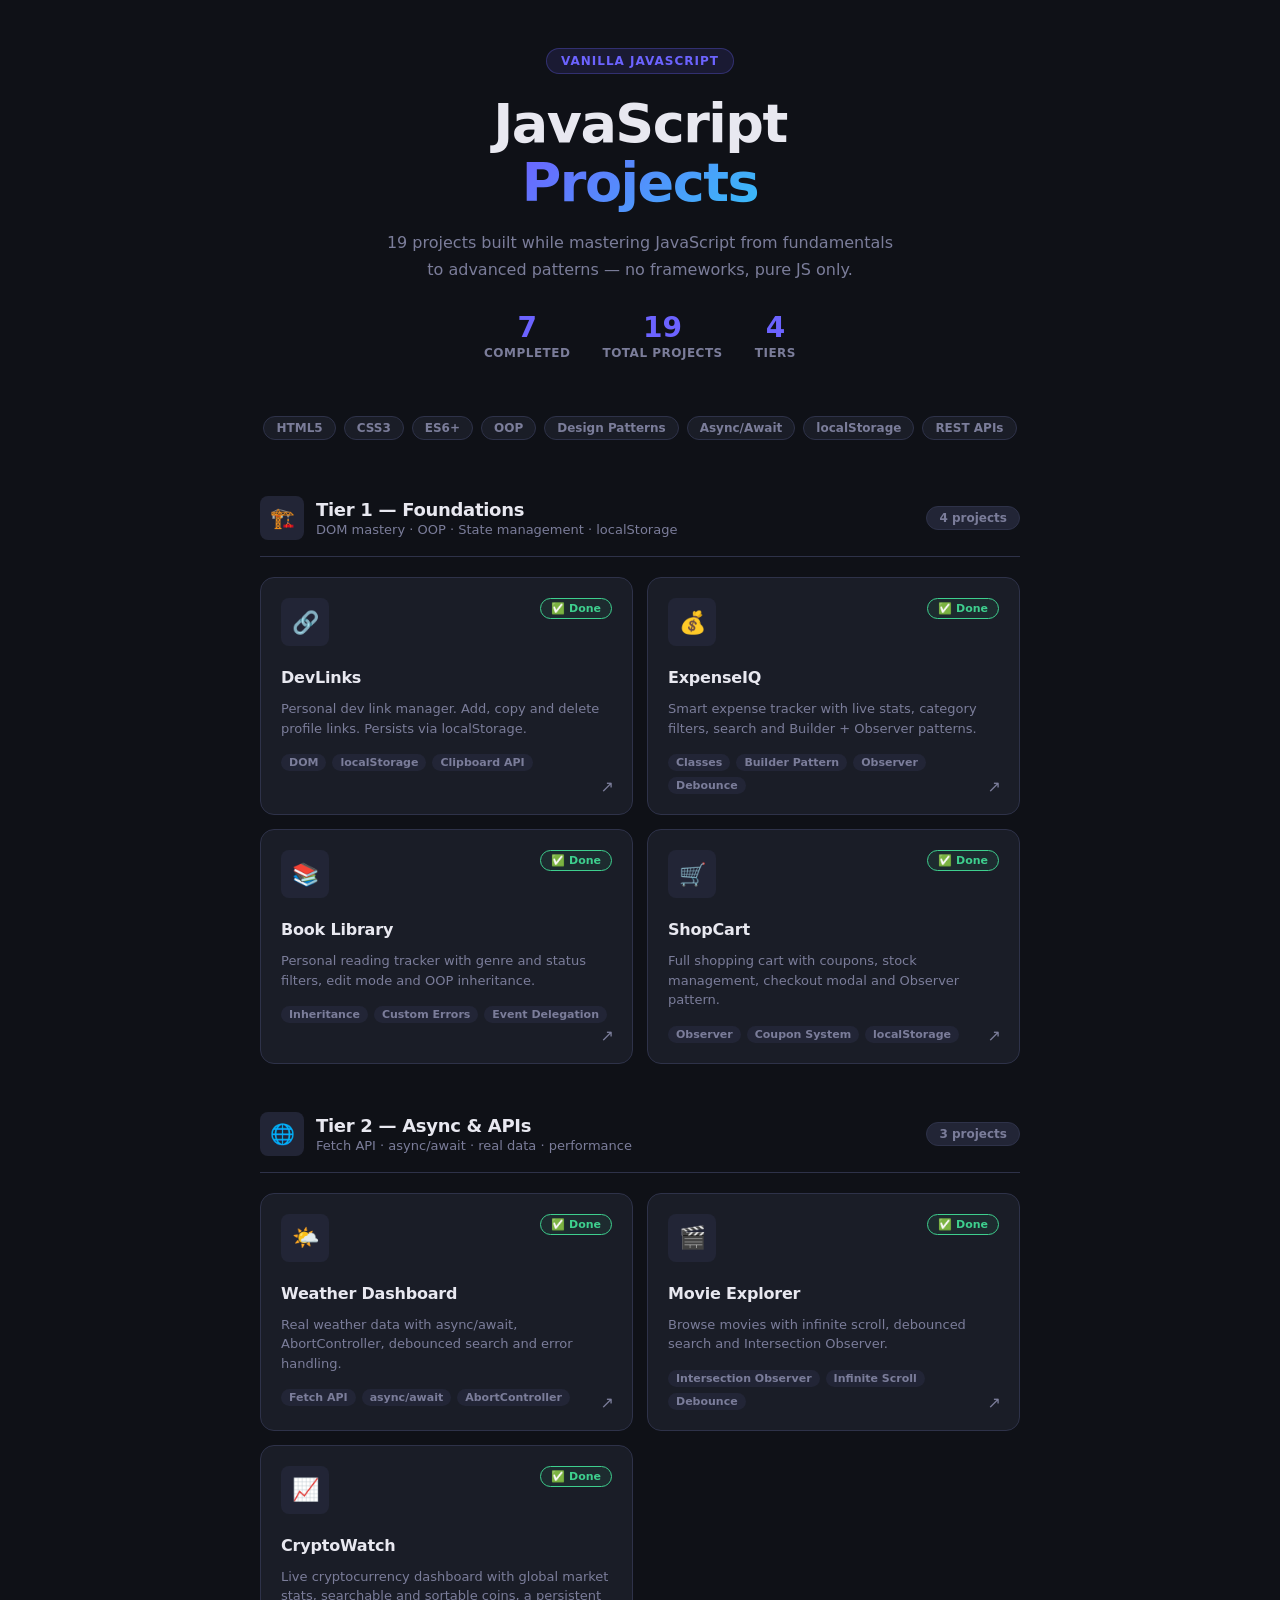
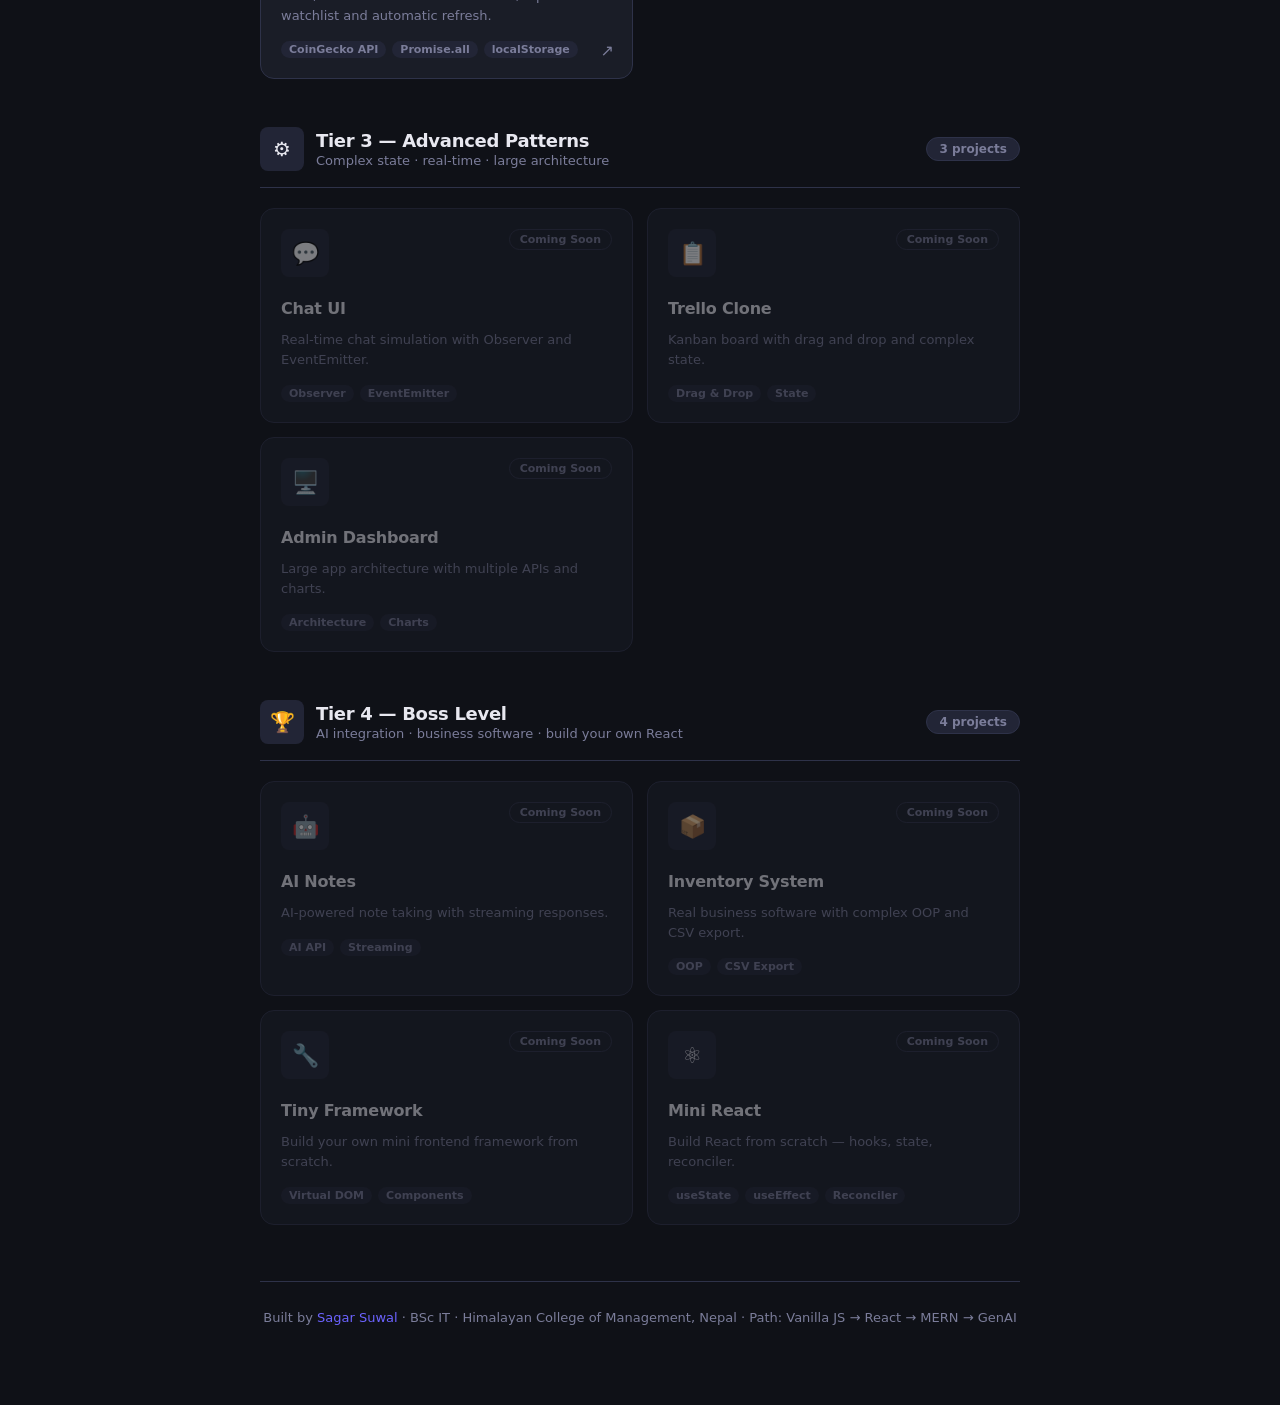
<file: index.html>
<!doctype html>
<html lang="en">
  <head>
    <meta charset="UTF-8" />
    <meta name="viewport" content="width=device-width, initial-scale=1.0" />
    <title>JavaScript Projects — Sagar Suwal</title>
    <style>
      *,
      *::before,
      *::after {
        box-sizing: border-box;
        margin: 0;
        padding: 0;
      }

      :root {
        --bg: #0f1117;
        --surface: #1a1d27;
        --surface-2: #222536;
        --border: #2e3249;
        --accent: #6c63ff;
        --accent-2: #38bdf8;
        --accent-3: #3ecf8e;
        --accent-4: #f5a623;
        --danger: #ff4d6a;
        --text: #e8e8f0;
        --muted: #7b7d9a;
        --radius: 14px;
        --radius-sm: 8px;
      }

      body {
        background: var(--bg);
        color: var(--text);
        font-family: "Segoe UI", system-ui, sans-serif;
        min-height: 100vh;
        padding: 48px 20px 80px;
      }

      /* ── HERO ── */
      .hero {
        max-width: 760px;
        margin: 0 auto 56px;
        text-align: center;
      }

      .hero__badge {
        display: inline-block;
        background: rgba(108, 99, 255, 0.12);
        border: 1px solid rgba(108, 99, 255, 0.3);
        border-radius: 99px;
        color: var(--accent);
        font-size: 12px;
        font-weight: 700;
        letter-spacing: 1px;
        padding: 5px 14px;
        text-transform: uppercase;
        margin-bottom: 20px;
      }

      .hero__title {
        font-size: clamp(32px, 6vw, 54px);
        font-weight: 800;
        letter-spacing: -1.5px;
        line-height: 1.1;
        margin-bottom: 16px;
      }

      .hero__title span {
        background: linear-gradient(135deg, var(--accent), var(--accent-2));
        -webkit-background-clip: text;
        -webkit-text-fill-color: transparent;
        background-clip: text;
      }

      .hero__sub {
        color: var(--muted);
        font-size: 16px;
        line-height: 1.7;
        max-width: 520px;
        margin: 0 auto 28px;
      }

      .hero__stats {
        display: flex;
        justify-content: center;
        gap: 32px;
        flex-wrap: wrap;
      }

      .hero__stat {
        text-align: center;
      }

      .hero__stat-num {
        font-size: 28px;
        font-weight: 800;
        color: var(--accent);
      }

      .hero__stat-label {
        color: var(--muted);
        font-size: 12px;
        font-weight: 600;
        text-transform: uppercase;
        letter-spacing: 0.5px;
        margin-top: 2px;
      }

      /* ── STACK ── */
      .stack {
        display: flex;
        justify-content: center;
        gap: 8px;
        flex-wrap: wrap;
        margin-bottom: 56px;
      }

      .tag {
        background: var(--surface);
        border: 1px solid var(--border);
        border-radius: 99px;
        color: var(--muted);
        font-size: 12px;
        font-weight: 600;
        padding: 4px 12px;
      }

      /* ── TIER ── */
      .tier {
        max-width: 760px;
        margin: 0 auto 48px;
      }

      .tier__header {
        display: flex;
        align-items: center;
        gap: 12px;
        margin-bottom: 20px;
        padding-bottom: 16px;
        border-bottom: 1px solid var(--border);
      }

      .tier__icon {
        background: var(--surface-2);
        border-radius: var(--radius-sm);
        font-size: 20px;
        height: 44px;
        width: 44px;
        display: flex;
        align-items: center;
        justify-content: center;
        flex-shrink: 0;
      }

      .tier__meta {
        flex: 1;
      }

      .tier__name {
        font-size: 18px;
        font-weight: 700;
        letter-spacing: -0.3px;
      }

      .tier__desc {
        color: var(--muted);
        font-size: 13px;
        margin-top: 2px;
      }

      .tier__count {
        background: var(--surface-2);
        border: 1px solid var(--border);
        border-radius: 99px;
        color: var(--muted);
        font-size: 12px;
        font-weight: 600;
        padding: 4px 12px;
        white-space: nowrap;
      }

      /* ── PROJECTS GRID ── */
      .projects {
        display: grid;
        grid-template-columns: repeat(auto-fill, minmax(340px, 1fr));
        gap: 14px;
      }

      @media (max-width: 480px) {
        .projects {
          grid-template-columns: 1fr;
        }
      }

      /* ── PROJECT CARD ── */
      .card {
        background: var(--surface);
        border: 1px solid var(--border);
        border-radius: var(--radius);
        padding: 20px;
        text-decoration: none;
        color: var(--text);
        display: flex;
        flex-direction: column;
        gap: 12px;
        transition:
          border-color 0.2s,
          transform 0.2s;
        position: relative;
        overflow: hidden;
      }

      .card::before {
        content: "";
        position: absolute;
        top: 0;
        left: 0;
        right: 0;
        height: 2px;
        background: linear-gradient(
          90deg,
          var(--card-color, var(--accent)),
          transparent
        );
        opacity: 0;
        transition: opacity 0.2s;
      }

      .card:hover {
        border-color: var(--card-color, var(--accent));
        transform: translateY(-2px);
      }

      .card:hover::before {
        opacity: 1;
      }

      .card--coming {
        opacity: 0.45;
        pointer-events: none;
        cursor: default;
      }

      .card__top {
        display: flex;
        align-items: flex-start;
        justify-content: space-between;
        gap: 8px;
      }

      .card__emoji {
        background: var(--surface-2);
        border-radius: var(--radius-sm);
        font-size: 22px;
        height: 48px;
        width: 48px;
        display: flex;
        align-items: center;
        justify-content: center;
        flex-shrink: 0;
      }

      .card__status {
        font-size: 11px;
        font-weight: 700;
        padding: 3px 10px;
        border-radius: 99px;
        border: 1px solid;
        white-space: nowrap;
      }

      .card__status--done {
        color: var(--accent-3);
        border-color: var(--accent-3);
        background: rgba(62, 207, 142, 0.08);
      }

      .card__status--soon {
        color: var(--muted);
        border-color: var(--border);
        background: transparent;
      }

      .card__status--building {
        color: var(--accent-4);
        border-color: var(--accent-4);
        background: rgba(245, 166, 35, 0.08);
      }

      .card__title {
        font-size: 16px;
        font-weight: 700;
        letter-spacing: -0.2px;
        margin-top: 10px;
      }

      .card__desc {
        color: var(--muted);
        font-size: 13px;
        line-height: 1.5;
      }

      .card__tags {
        display: flex;
        gap: 6px;
        flex-wrap: wrap;
        margin-top: 4px;
      }

      .card__tag {
        background: var(--surface-2);
        border-radius: 99px;
        color: var(--muted);
        font-size: 11px;
        font-weight: 600;
        padding: 2px 8px;
      }

      .card__arrow {
        position: absolute;
        bottom: 18px;
        right: 18px;
        color: var(--muted);
        font-size: 16px;
        transition:
          transform 0.2s,
          color 0.2s;
      }

      .card:hover .card__arrow {
        transform: translate(2px, -2px);
        color: var(--card-color, var(--accent));
      }

      /* ── FOOTER ── */
      .footer {
        max-width: 760px;
        margin: 56px auto 0;
        text-align: center;
        color: var(--muted);
        font-size: 13px;
        border-top: 1px solid var(--border);
        padding-top: 28px;
      }

      .footer a {
        color: var(--accent);
        text-decoration: none;
      }

      .footer a:hover {
        text-decoration: underline;
      }
    </style>
  </head>

  <body>
    <!-- ── HERO ── -->
    <div class="hero">
      <div class="hero__badge">Vanilla JavaScript</div>
      <h1 class="hero__title">JavaScript<br /><span>Projects</span></h1>
      <p class="hero__sub">
        19 projects built while mastering JavaScript from fundamentals to
        advanced patterns — no frameworks, pure JS only.
      </p>
      <div class="hero__stats">
        <div class="hero__stat">
          <div class="hero__stat-num">7</div>
          <div class="hero__stat-label">Completed</div>
        </div>
        <div class="hero__stat">
          <div class="hero__stat-num">19</div>
          <div class="hero__stat-label">Total Projects</div>
        </div>
        <div class="hero__stat">
          <div class="hero__stat-num">4</div>
          <div class="hero__stat-label">Tiers</div>
        </div>
      </div>
    </div>

    <!-- ── STACK TAGS ── -->
    <div class="stack">
      <span class="tag">HTML5</span>
      <span class="tag">CSS3</span>
      <span class="tag">ES6+</span>
      <span class="tag">OOP</span>
      <span class="tag">Design Patterns</span>
      <span class="tag">Async/Await</span>
      <span class="tag">localStorage</span>
      <span class="tag">REST APIs</span>
    </div>

    <!-- ══════════════════════════════════ -->
    <!-- TIER 1 — FOUNDATIONS              -->
    <!-- ══════════════════════════════════ -->
    <div class="tier">
      <div class="tier__header">
        <div class="tier__icon">🏗️</div>
        <div class="tier__meta">
          <div class="tier__name">Tier 1 — Foundations</div>
          <div class="tier__desc">
            DOM mastery · OOP · State management · localStorage
          </div>
        </div>
        <div class="tier__count">4 projects</div>
      </div>

      <div class="projects">
        <!-- DevLinks -->
        <a
          class="card"
          href="https://sagar-8848.github.io/javascript-projects/tier-1-foundations/01-devlinks/index.html"
          target="_blank"
          style="--card-color: #6c63ff"
        >
          <div class="card__top">
            <div class="card__emoji">🔗</div>
            <div class="card__status card__status--done">✅ Done</div>
          </div>
          <div class="card__title">DevLinks</div>
          <div class="card__desc">
            Personal dev link manager. Add, copy and delete profile links.
            Persists via localStorage.
          </div>
          <div class="card__tags">
            <span class="card__tag">DOM</span>
            <span class="card__tag">localStorage</span>
            <span class="card__tag">Clipboard API</span>
          </div>
          <span class="card__arrow">↗</span>
        </a>

        <!-- ExpenseIQ -->
        <a
          class="card"
          href="https://sagar-8848.github.io/javascript-projects/tier-1-foundations/02-expenseiq/index.html"
          target="_blank"
          style="--card-color: #3ecf8e"
        >
          <div class="card__top">
            <div class="card__emoji">💰</div>
            <div class="card__status card__status--done">✅ Done</div>
          </div>
          <div class="card__title">ExpenseIQ</div>
          <div class="card__desc">
            Smart expense tracker with live stats, category filters, search and
            Builder + Observer patterns.
          </div>
          <div class="card__tags">
            <span class="card__tag">Classes</span>
            <span class="card__tag">Builder Pattern</span>
            <span class="card__tag">Observer</span>
            <span class="card__tag">Debounce</span>
          </div>
          <span class="card__arrow">↗</span>
        </a>

        <!-- Book Library -->
        <a
          class="card"
          href="https://sagar-8848.github.io/javascript-projects/tier-1-foundations/03-book-library/index.html"
          target="_blank"
          style="--card-color: #38bdf8"
        >
          <div class="card__top">
            <div class="card__emoji">📚</div>
            <div class="card__status card__status--done">✅ Done</div>
          </div>
          <div class="card__title">Book Library</div>
          <div class="card__desc">
            Personal reading tracker with genre and status filters, edit mode
            and OOP inheritance.
          </div>
          <div class="card__tags">
            <span class="card__tag">Inheritance</span>
            <span class="card__tag">Custom Errors</span>
            <span class="card__tag">Event Delegation</span>
          </div>
          <span class="card__arrow">↗</span>
        </a>

        <!-- Shopping Cart -->
        <a
          class="card"
          href="https://sagar-8848.github.io/javascript-projects/tier-1-foundations/04-shopping-cart/index.html"
          target="_blank"
          style="--card-color: #f5a623"
        >
          <div class="card__top">
            <div class="card__emoji">🛒</div>
            <div class="card__status card__status--done">✅ Done</div>
          </div>
          <div class="card__title">ShopCart</div>
          <div class="card__desc">
            Full shopping cart with coupons, stock management, checkout modal
            and Observer pattern.
          </div>
          <div class="card__tags">
            <span class="card__tag">Observer</span>
            <span class="card__tag">Coupon System</span>
            <span class="card__tag">localStorage</span>
          </div>
          <span class="card__arrow">↗</span>
        </a>
      </div>
    </div>

    <!-- ══════════════════════════════════ -->
    <!-- TIER 2 — ASYNC & APIs             -->
    <!-- ══════════════════════════════════ -->
    <div class="tier">
      <div class="tier__header">
        <div class="tier__icon">🌐</div>
        <div class="tier__meta">
          <div class="tier__name">Tier 2 — Async & APIs</div>
          <div class="tier__desc">
            Fetch API · async/await · real data · performance
          </div>
        </div>
        <div class="tier__count">3 projects</div>
      </div>

      <div class="projects">
        <!-- Weather Dashboard -->
        <a
          class="card"
          href="https://sagar-8848.github.io/javascript-projects/tier-2-asyncNapis/01-weather-dashboard/index.html"
          target="_blank"
          style="--card-color: #38bdf8"
        >
          <div class="card__top">
            <div class="card__emoji">🌤️</div>
            <div class="card__status card__status--done">✅ Done</div>
          </div>
          <div class="card__title">Weather Dashboard</div>
          <div class="card__desc">
            Real weather data with async/await, AbortController, debounced
            search and error handling.
          </div>
          <div class="card__tags">
            <span class="card__tag">Fetch API</span>
            <span class="card__tag">async/await</span>
            <span class="card__tag">AbortController</span>
          </div>
          <span class="card__arrow">↗</span>
        </a>

        <!-- Movie Explorer -->
        <a
          class="card"
          href="https://sagar-8848.github.io/javascript-projects/tier-2-asyncNapis/02-movie-explorer/index.html"
          target="_blank"
          style="--card-color: #38bdf8"
        >
          <div class="card__top">
            <div class="card__emoji">🎬</div>
            <div class="card__status card__status--done">✅ Done</div>
          </div>
          <div class="card__title">Movie Explorer</div>
          <div class="card__desc">
            Browse movies with infinite scroll, debounced search and
            Intersection Observer.
          </div>
          <div class="card__tags">
            <span class="card__tag">Intersection Observer</span>
            <span class="card__tag">Infinite Scroll</span>
            <span class="card__tag">Debounce</span>
          </div>
          <span class="card__arrow">↗</span>
        </a>

        <!-- CryptoWatch -->
        <a
          class="card"
          href="https://sagar-8848.github.io/javascript-projects/tier-2-asyncNapis/03-cryptowatch/index.html"
          target="_blank"
          rel="noopener noreferrer"
          style="--card-color: #f5a623"
        >
          <div class="card__top">
            <div class="card__emoji">📈</div>
            <div class="card__status card__status--done">✅ Done</div>
          </div>
          <div class="card__title">CryptoWatch</div>
          <div class="card__desc">
            Live cryptocurrency dashboard with global market stats, searchable
            and sortable coins, a persistent watchlist and automatic refresh.
          </div>
          <div class="card__tags">
            <span class="card__tag">CoinGecko API</span>
            <span class="card__tag">Promise.all</span>
            <span class="card__tag">localStorage</span>
          </div>
          <span class="card__arrow">↗</span>
        </a>
      </div>
    </div>

    <!-- ══════════════════════════════════ -->
    <!-- TIER 3 — ADVANCED PATTERNS        -->
    <!-- ══════════════════════════════════ -->
    <div class="tier">
      <div class="tier__header">
        <div class="tier__icon">⚙️</div>
        <div class="tier__meta">
          <div class="tier__name">Tier 3 — Advanced Patterns</div>
          <div class="tier__desc">
            Complex state · real-time · large architecture
          </div>
        </div>
        <div class="tier__count">3 projects</div>
      </div>

      <div class="projects">
        <div class="card card--coming">
          <div class="card__top">
            <div class="card__emoji">💬</div>
            <div class="card__status card__status--soon">Coming Soon</div>
          </div>
          <div class="card__title">Chat UI</div>
          <div class="card__desc">
            Real-time chat simulation with Observer and EventEmitter.
          </div>
          <div class="card__tags">
            <span class="card__tag">Observer</span>
            <span class="card__tag">EventEmitter</span>
          </div>
        </div>

        <div class="card card--coming">
          <div class="card__top">
            <div class="card__emoji">📋</div>
            <div class="card__status card__status--soon">Coming Soon</div>
          </div>
          <div class="card__title">Trello Clone</div>
          <div class="card__desc">
            Kanban board with drag and drop and complex state.
          </div>
          <div class="card__tags">
            <span class="card__tag">Drag & Drop</span>
            <span class="card__tag">State</span>
          </div>
        </div>

        <div class="card card--coming">
          <div class="card__top">
            <div class="card__emoji">🖥️</div>
            <div class="card__status card__status--soon">Coming Soon</div>
          </div>
          <div class="card__title">Admin Dashboard</div>
          <div class="card__desc">
            Large app architecture with multiple APIs and charts.
          </div>
          <div class="card__tags">
            <span class="card__tag">Architecture</span>
            <span class="card__tag">Charts</span>
          </div>
        </div>
      </div>
    </div>

    <!-- ══════════════════════════════════ -->
    <!-- TIER 4 — BOSS LEVEL               -->
    <!-- ══════════════════════════════════ -->
    <div class="tier">
      <div class="tier__header">
        <div class="tier__icon">🏆</div>
        <div class="tier__meta">
          <div class="tier__name">Tier 4 — Boss Level</div>
          <div class="tier__desc">
            AI integration · business software · build your own React
          </div>
        </div>
        <div class="tier__count">4 projects</div>
      </div>

      <div class="projects">
        <div class="card card--coming">
          <div class="card__top">
            <div class="card__emoji">🤖</div>
            <div class="card__status card__status--soon">Coming Soon</div>
          </div>
          <div class="card__title">AI Notes</div>
          <div class="card__desc">
            AI-powered note taking with streaming responses.
          </div>
          <div class="card__tags">
            <span class="card__tag">AI API</span>
            <span class="card__tag">Streaming</span>
          </div>
        </div>

        <div class="card card--coming">
          <div class="card__top">
            <div class="card__emoji">📦</div>
            <div class="card__status card__status--soon">Coming Soon</div>
          </div>
          <div class="card__title">Inventory System</div>
          <div class="card__desc">
            Real business software with complex OOP and CSV export.
          </div>
          <div class="card__tags">
            <span class="card__tag">OOP</span>
            <span class="card__tag">CSV Export</span>
          </div>
        </div>

        <div class="card card--coming">
          <div class="card__top">
            <div class="card__emoji">🔧</div>
            <div class="card__status card__status--soon">Coming Soon</div>
          </div>
          <div class="card__title">Tiny Framework</div>
          <div class="card__desc">
            Build your own mini frontend framework from scratch.
          </div>
          <div class="card__tags">
            <span class="card__tag">Virtual DOM</span>
            <span class="card__tag">Components</span>
          </div>
        </div>

        <div class="card card--coming">
          <div class="card__top">
            <div class="card__emoji">⚛️</div>
            <div class="card__status card__status--soon">Coming Soon</div>
          </div>
          <div class="card__title">Mini React</div>
          <div class="card__desc">
            Build React from scratch — hooks, state, reconciler.
          </div>
          <div class="card__tags">
            <span class="card__tag">useState</span>
            <span class="card__tag">useEffect</span>
            <span class="card__tag">Reconciler</span>
          </div>
        </div>
      </div>
    </div>

    <!-- ── FOOTER ── -->
    <div class="footer">
      Built by
      <a href="https://github.com/sagar-8848" target="_blank">Sagar Suwal</a>
      · BSc IT · Himalayan College of Management, Nepal · Path: Vanilla JS →
      React → MERN → GenAI
    </div>
  </body>
</html>
</file>
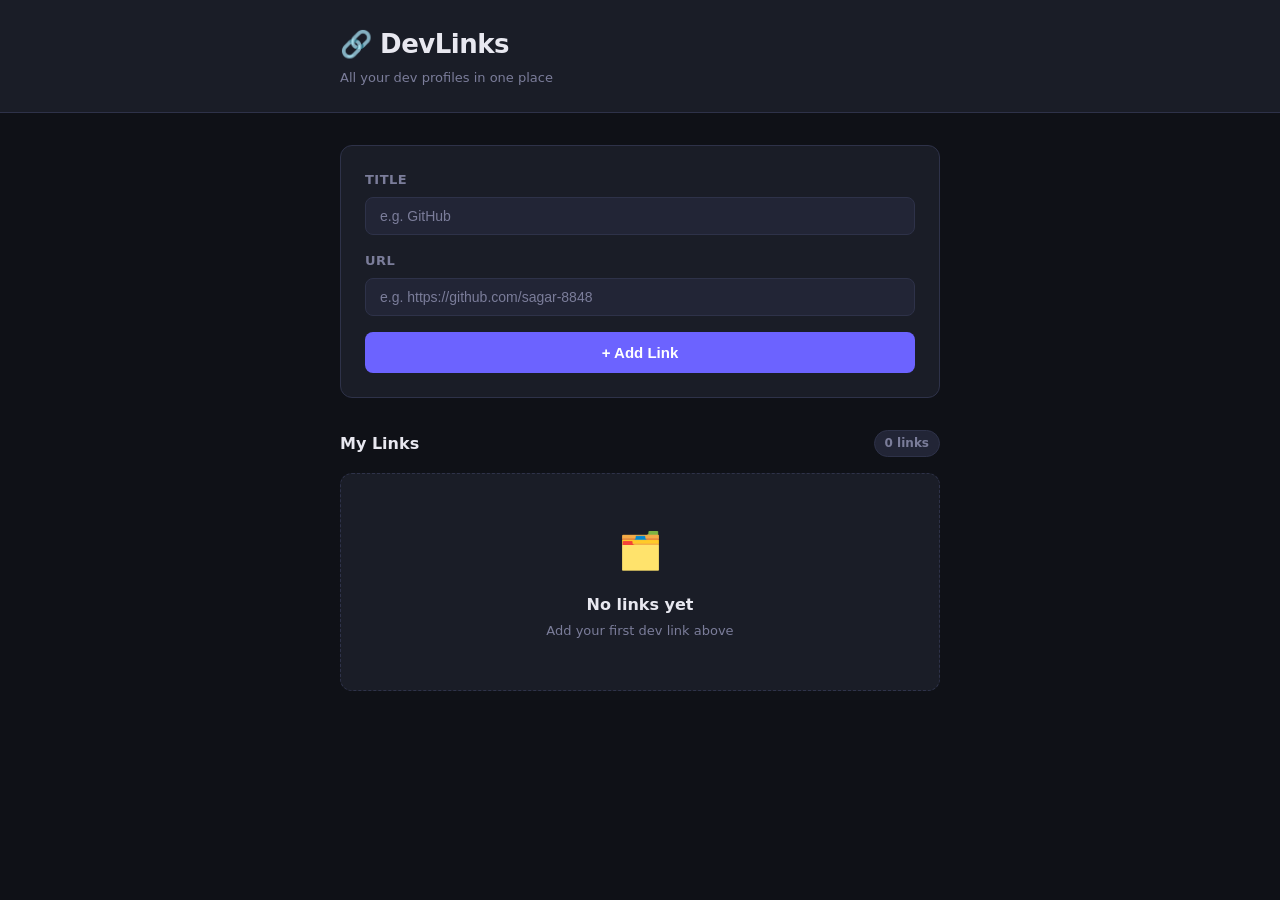
<file: tier-1-foundations/01-devlinks/index.html>
<!doctype html>
<html lang="en">
  <head>
    <meta charset="UTF-8" />
    <meta name="viewport" content="width=device-width, initial-scale=1.0" />
    <title>DevLinks</title>
    <link rel="stylesheet" href="style.css" />
  </head>
  <body>
    <!-- ── HEADER ── -->
    <header class="header">
      <div class="header__inner">
        <h1 class="header__logo">🔗 DevLinks</h1>
        <p class="header__sub">All your dev profiles in one place</p>
      </div>
    </header>

    <!-- ── MAIN ── -->
    <main class="main">
      <!-- ADD LINK FORM -->
      <section class="form-section">
        <form id="link-form" class="form" novalidate>
          <div class="form__group">
            <label for="title-input" class="form__label">Title</label>
            <input
              type="text"
              id="title-input"
              class="form__input"
              placeholder="e.g. GitHub"
              autocomplete="off"
            />
          </div>
          <div class="form__group">
            <label for="url-input" class="form__label">URL</label>
            <input
              type="url"
              id="url-input"
              class="form__input"
              placeholder="e.g. https://github.com/sagar-8848"
              autocomplete="off"
            />
          </div>
          <button type="submit" class="btn btn--primary">+ Add Link</button>
        </form>

        <!-- ERROR MESSAGE -->
        <p id="error-msg" class="form__error hidden"></p>
      </section>

      <!-- LINKS LIST -->
      <section class="links-section">
        <div class="links-section__header">
          <h2 class="links-section__title">My Links</h2>
          <span id="link-count" class="links-section__count">0 links</span>
        </div>

        <!-- EMPTY STATE -->
        <div id="empty-state" class="empty-state">
          <p class="empty-state__icon">🗂️</p>
          <p class="empty-state__text">No links yet</p>
          <p class="empty-state__sub">Add your first dev link above</p>
        </div>

        <!-- LINKS RENDER HERE -->
        <div id="links-container" class="links-container"></div>
      </section>
    </main>

    <!-- TOAST NOTIFICATION -->
    <div id="toast" class="toast hidden">
      <span id="toast-msg"></span>
    </div>

    <script src="app.js"></script>
  </body>
</html>
</file>
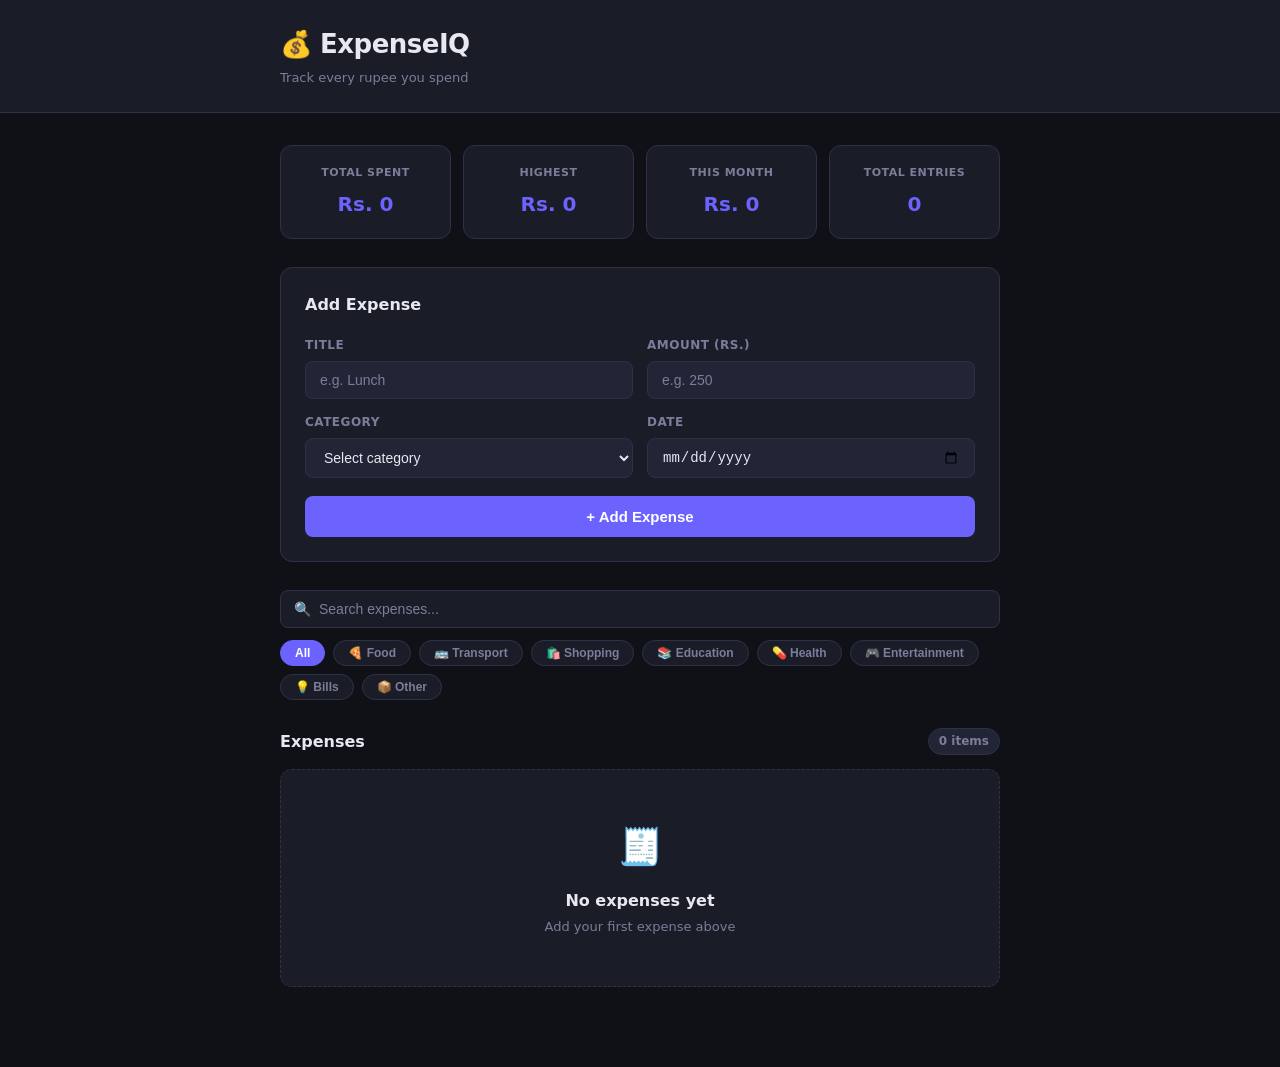
<file: tier-1-foundations/02-expenseiq/index.html>
<!doctype html>
<html lang="en">
  <head>
    <meta charset="UTF-8" />
    <meta name="viewport" content="width=device-width, initial-scale=1.0" />
    <title>ExpenseIQ</title>
    <link rel="stylesheet" href="styles.css" />
  </head>
  <body>
    <!-- ── HEADER ── -->
    <header class="header">
      <div class="header__inner">
        <h1 class="header__logo">💰 ExpenseIQ</h1>
        <p class="header__sub">Track every rupee you spend</p>
      </div>
    </header>

    <main class="main">
      <!-- ── STATS ROW ── -->
      <section class="stats">
        <div class="stat-card">
          <p class="stat-card__label">Total Spent</p>
          <p class="stat-card__value" id="stat-total">Rs. 0</p>
        </div>
        <div class="stat-card">
          <p class="stat-card__label">Highest</p>
          <p class="stat-card__value" id="stat-highest">Rs. 0</p>
        </div>
        <div class="stat-card">
          <p class="stat-card__label">This Month</p>
          <p class="stat-card__value" id="stat-month">Rs. 0</p>
        </div>
        <div class="stat-card">
          <p class="stat-card__label">Total Entries</p>
          <p class="stat-card__value" id="stat-count">0</p>
        </div>
      </section>

      <!-- ── ADD EXPENSE FORM ── -->
      <section class="form-section">
        <h2 class="form-section__title">Add Expense</h2>
        <form id="expense-form" class="form" novalidate>
          <div class="form__row">
            <div class="form__group">
              <label for="title-input" class="form__label">Title</label>
              <input
                type="text"
                id="title-input"
                class="form__input"
                placeholder="e.g. Lunch"
                autocomplete="off"
              />
            </div>
            <div class="form__group">
              <label for="amount-input" class="form__label">Amount (Rs.)</label>
              <input
                type="number"
                id="amount-input"
                class="form__input"
                placeholder="e.g. 250"
                min="1"
              />
            </div>
          </div>

          <div class="form__row">
            <div class="form__group">
              <label for="category-input" class="form__label">Category</label>
              <select id="category-input" class="form__input form__select">
                <option value="">Select category</option>
                <option value="Food">🍕 Food</option>
                <option value="Transport">🚌 Transport</option>
                <option value="Shopping">🛍️ Shopping</option>
                <option value="Education">📚 Education</option>
                <option value="Health">💊 Health</option>
                <option value="Entertainment">🎮 Entertainment</option>
                <option value="Bills">💡 Bills</option>
                <option value="Other">📦 Other</option>
              </select>
            </div>
            <div class="form__group">
              <label for="date-input" class="form__label">Date</label>
              <input type="date" id="date-input" class="form__input" />
            </div>
          </div>

          <button type="submit" class="btn btn--primary">+ Add Expense</button>
        </form>
        <p id="error-msg" class="form__error hidden"></p>
      </section>

      <!-- ── FILTERS + SEARCH ── -->
      <section class="filter-section">
        <div class="search-wrap">
          <span class="search-icon">🔍</span>
          <input
            type="text"
            id="search-input"
            class="search-input"
            placeholder="Search expenses..."
          />
        </div>
        <div class="filter-tabs" id="filter-tabs">
          <button class="filter-tab active" data-category="All">All</button>
          <button class="filter-tab" data-category="Food">🍕 Food</button>
          <button class="filter-tab" data-category="Transport">
            🚌 Transport
          </button>
          <button class="filter-tab" data-category="Shopping">
            🛍️ Shopping
          </button>
          <button class="filter-tab" data-category="Education">
            📚 Education
          </button>
          <button class="filter-tab" data-category="Health">💊 Health</button>
          <button class="filter-tab" data-category="Entertainment">
            🎮 Entertainment
          </button>
          <button class="filter-tab" data-category="Bills">💡 Bills</button>
          <button class="filter-tab" data-category="Other">📦 Other</button>
        </div>
      </section>

      <!-- ── EXPENSES LIST ── -->
      <section class="expenses-section">
        <div class="expenses-section__header">
          <h2 class="expenses-section__title">Expenses</h2>
          <span id="expense-count" class="expenses-section__count"
            >0 items</span
          >
        </div>

        <!-- EMPTY STATE -->
        <div id="empty-state" class="empty-state">
          <p class="empty-state__icon">🧾</p>
          <p class="empty-state__text">No expenses yet</p>
          <p class="empty-state__sub">Add your first expense above</p>
        </div>

        <!-- EXPENSES RENDER HERE -->
        <div id="expenses-container" class="expenses-container"></div>
      </section>
    </main>

    <!-- TOAST -->
    <div id="toast" class="toast hidden">
      <span id="toast-msg"></span>
    </div>

    <script src="app.js"></script>
  </body>
</html>
</file>
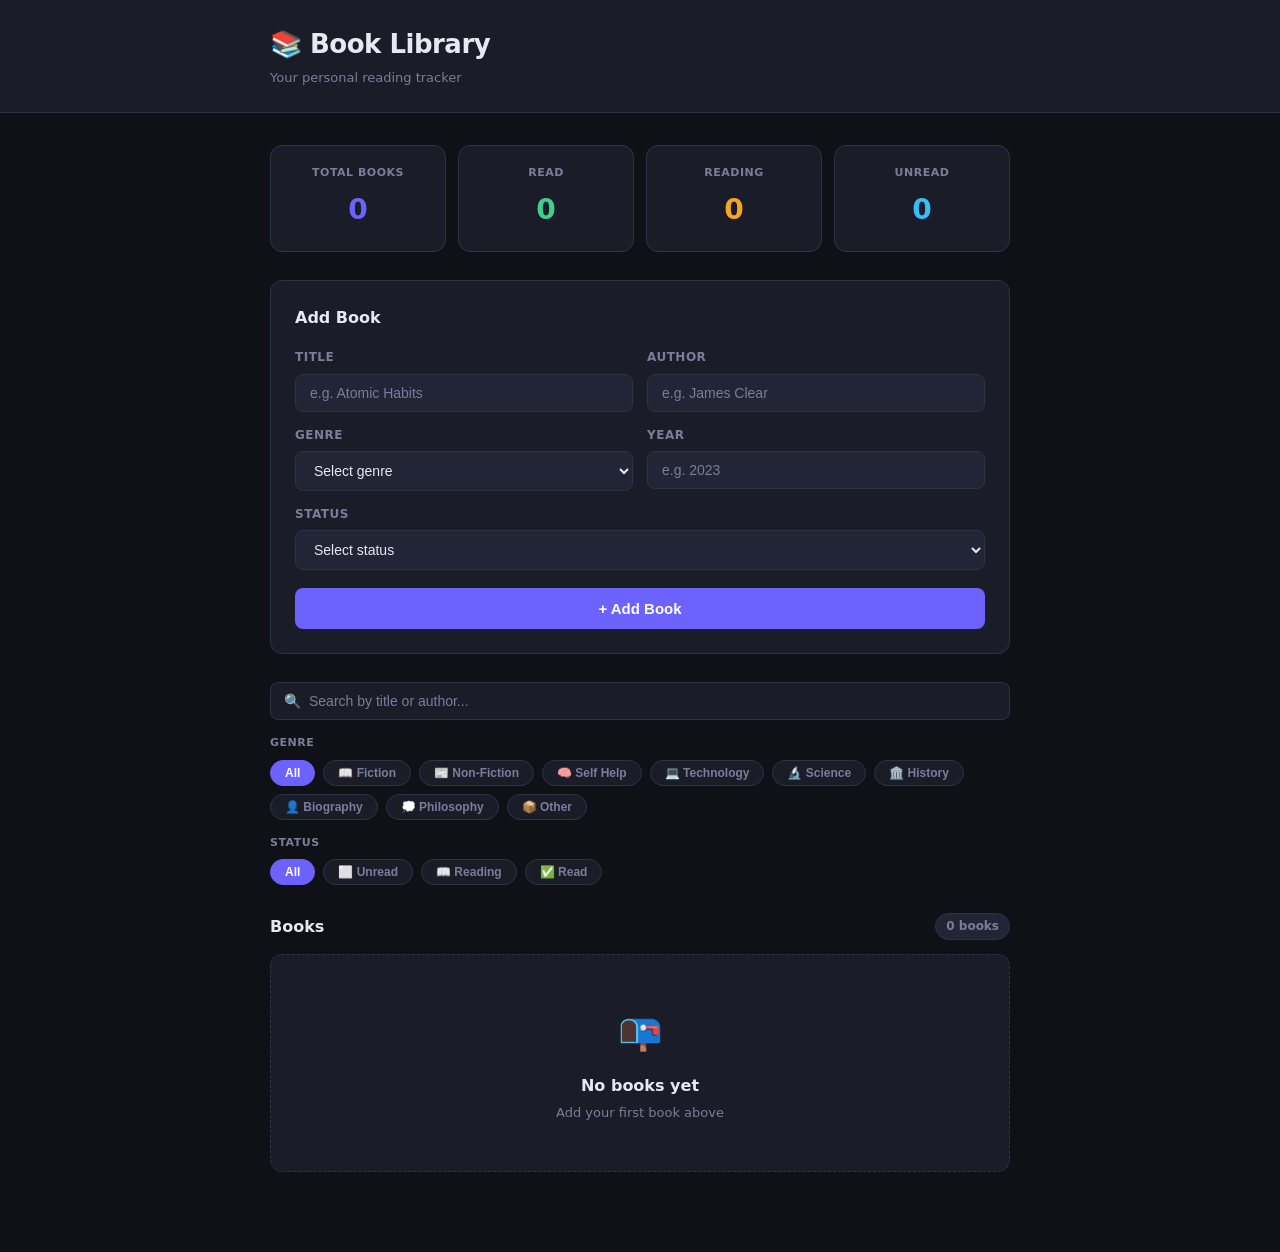
<file: tier-1-foundations/03-book-library/index.html>
<!doctype html>
<html lang="en">
  <head>
    <meta charset="UTF-8" />
    <meta name="viewport" content="width=device-width, initial-scale=1.0" />
    <title>Book Library</title>
    <link rel="stylesheet" href="style.css" />
  </head>
  <body>
    <!-- ── HEADER ── -->
    <header class="header">
      <div class="header__inner">
        <h1 class="header__logo">📚 Book Library</h1>
        <p class="header__sub">Your personal reading tracker</p>
      </div>
    </header>

    <main class="main">
      <!-- ── STATS ── -->
      <section class="stats">
        <div class="stat-card">
          <p class="stat-card__label">Total Books</p>
          <p class="stat-card__value" id="stat-total">0</p>
        </div>
        <div class="stat-card stat-card--read">
          <p class="stat-card__label">Read</p>
          <p class="stat-card__value" id="stat-read">0</p>
        </div>
        <div class="stat-card stat-card--reading">
          <p class="stat-card__label">Reading</p>
          <p class="stat-card__value" id="stat-reading">0</p>
        </div>
        <div class="stat-card stat-card--unread">
          <p class="stat-card__label">Unread</p>
          <p class="stat-card__value" id="stat-unread">0</p>
        </div>
      </section>

      <!-- ── ADD BOOK FORM ── -->
      <section class="form-section">
        <h2 class="form-section__title">Add Book</h2>
        <form id="book-form" class="form" novalidate>
          <div class="form__row">
            <div class="form__group">
              <label for="title-input" class="form__label">Title</label>
              <input
                type="text"
                id="title-input"
                class="form__input"
                placeholder="e.g. Atomic Habits"
                autocomplete="off"
              />
            </div>
            <div class="form__group">
              <label for="author-input" class="form__label">Author</label>
              <input
                type="text"
                id="author-input"
                class="form__input"
                placeholder="e.g. James Clear"
                autocomplete="off"
              />
            </div>
          </div>

          <div class="form__row">
            <div class="form__group">
              <label for="genre-input" class="form__label">Genre</label>
              <select id="genre-input" class="form__input form__select">
                <option value="">Select genre</option>
                <option value="Fiction">📖 Fiction</option>
                <option value="Non-Fiction">📰 Non-Fiction</option>
                <option value="Self Help">🧠 Self Help</option>
                <option value="Technology">💻 Technology</option>
                <option value="Science">🔬 Science</option>
                <option value="History">🏛️ History</option>
                <option value="Biography">👤 Biography</option>
                <option value="Philosophy">💭 Philosophy</option>
                <option value="Other">📦 Other</option>
              </select>
            </div>
            <div class="form__group">
              <label for="year-input" class="form__label">Year</label>
              <input
                type="number"
                id="year-input"
                class="form__input"
                placeholder="e.g. 2023"
                min="1000"
                max="2100"
              />
            </div>
          </div>

          <div class="form__group">
            <label for="status-input" class="form__label">Status</label>
            <select id="status-input" class="form__input form__select">
              <option value="">Select status</option>
              <option value="Unread">⬜ Unread</option>
              <option value="Reading">📖 Reading</option>
              <option value="Read">✅ Read</option>
            </select>
          </div>

          <button type="submit" class="btn btn--primary">+ Add Book</button>
          <button type="button" id="cancel-btn" class="cancel-btn hidden">
            Cancel
          </button>
        </form>
        <p id="error-msg" class="form__error hidden"></p>
      </section>

      <!-- ── FILTERS + SEARCH ── -->
      <section class="filter-section">
        <div class="search-wrap">
          <span class="search-icon">🔍</span>
          <input
            type="text"
            id="search-input"
            class="search-input"
            placeholder="Search by title or author..."
          />
        </div>

        <div class="filter-group">
          <p class="filter-group__label">Genre</p>
          <div class="filter-tabs" id="genre-tabs">
            <button class="filter-tab active" data-genre="All">All</button>
            <button class="filter-tab" data-genre="Fiction">📖 Fiction</button>
            <button class="filter-tab" data-genre="Non-Fiction">
              📰 Non-Fiction
            </button>
            <button class="filter-tab" data-genre="Self Help">
              🧠 Self Help
            </button>
            <button class="filter-tab" data-genre="Technology">
              💻 Technology
            </button>
            <button class="filter-tab" data-genre="Science">🔬 Science</button>
            <button class="filter-tab" data-genre="History">🏛️ History</button>
            <button class="filter-tab" data-genre="Biography">
              👤 Biography
            </button>
            <button class="filter-tab" data-genre="Philosophy">
              💭 Philosophy
            </button>
            <button class="filter-tab" data-genre="Other">📦 Other</button>
          </div>
        </div>

        <div class="filter-group">
          <p class="filter-group__label">Status</p>
          <div class="filter-tabs" id="status-tabs">
            <button class="filter-tab active" data-status="All">All</button>
            <button class="filter-tab" data-status="Unread">⬜ Unread</button>
            <button class="filter-tab" data-status="Reading">📖 Reading</button>
            <button class="filter-tab" data-status="Read">✅ Read</button>
          </div>
        </div>
      </section>

      <!-- ── BOOKS LIST ── -->
      <section class="books-section">
        <div class="books-section__header">
          <h2 class="books-section__title">Books</h2>
          <span id="book-count" class="books-section__count">0 books</span>
        </div>

        <!-- EMPTY STATE -->
        <div id="empty-state" class="empty-state">
          <p class="empty-state__icon">📭</p>
          <p class="empty-state__text">No books yet</p>
          <p class="empty-state__sub">Add your first book above</p>
        </div>

        <!-- BOOKS RENDER HERE -->
        <div id="books-container" class="books-container"></div>
      </section>
    </main>

    <!-- TOAST -->
    <div id="toast" class="toast hidden">
      <span id="toast-msg"></span>
    </div>

    <script src="app.js"></script>
  </body>
</html>
</file>
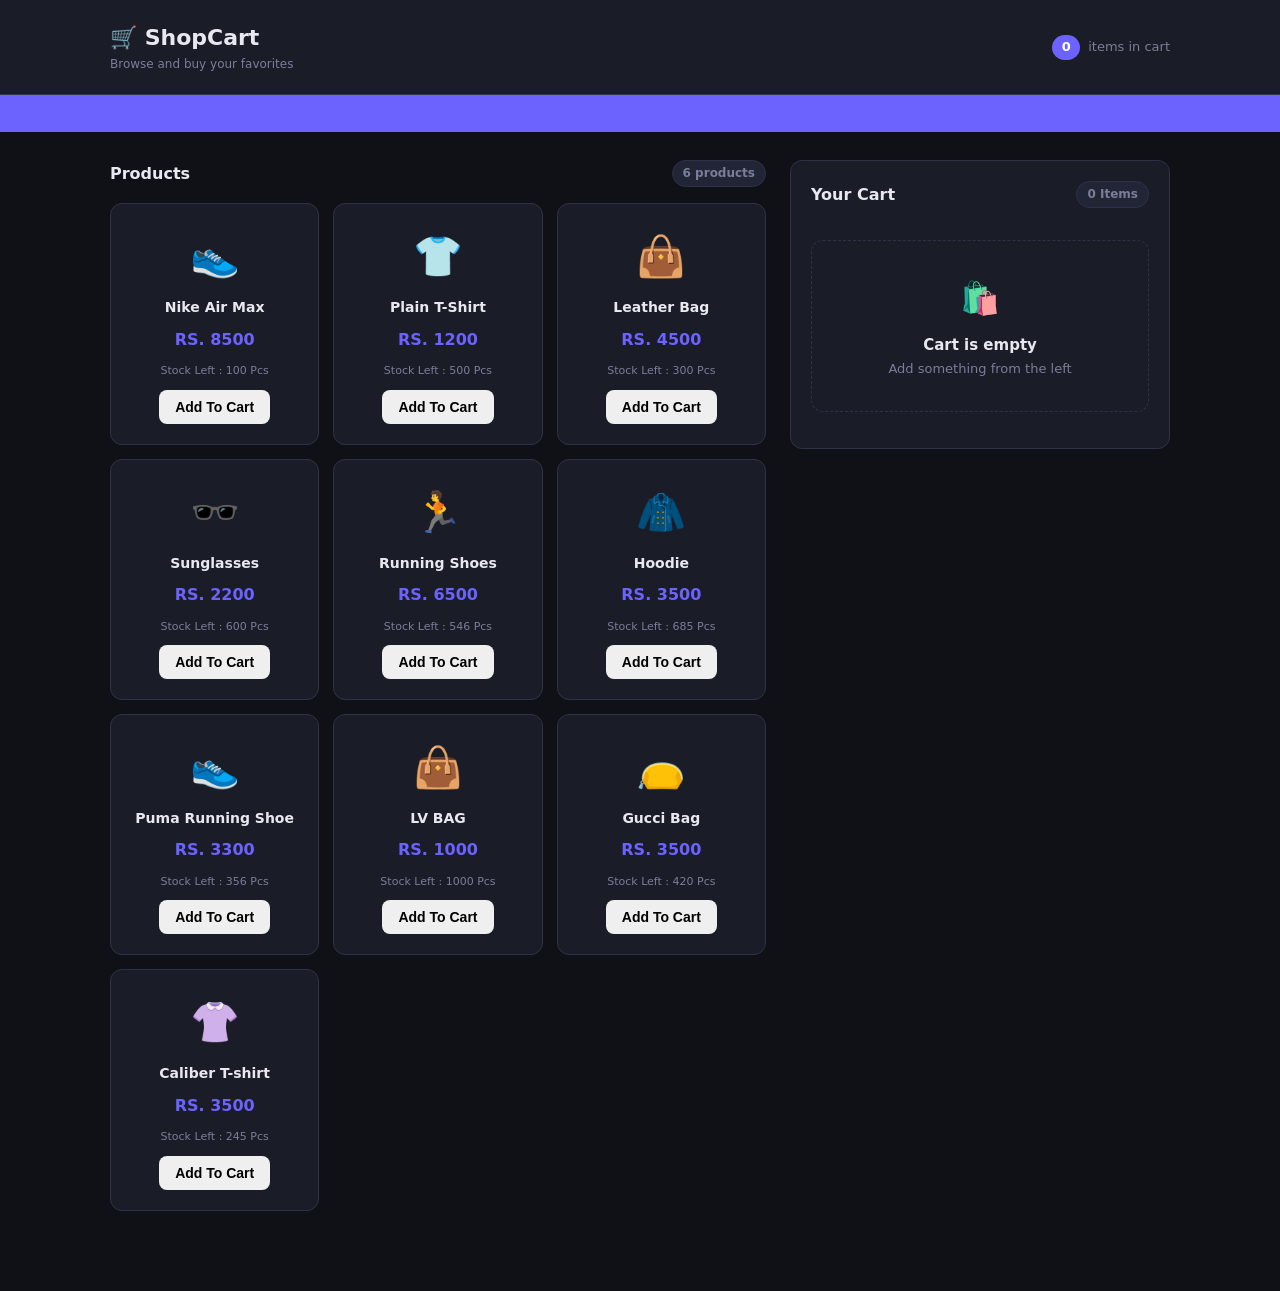
<file: tier-1-foundations/04-shopping-cart/index.html>
<!doctype html>
<html lang="en">
  <head>
    <meta charset="UTF-8" />
    <meta name="viewport" content="width=device-width, initial-scale=1.0" />
    <title>ShopCart</title>
    <link rel="stylesheet" href="style.css" />
  </head>
  <body>
    <!-- ── HEADER ── -->
    <header class="header">
      <div class="header__inner">
        <div class="header__brand">
          <h1 class="header__logo">🛒 ShopCart</h1>
          <p class="header__sub">Browse and buy your favorites</p>
        </div>
        <div class="header__cart-info">
          <span class="cart-badge" id="cart-badge">0</span>
          <span class="cart-label">items in cart</span>
        </div>
      </div>
    </header>

    <div class="marquee-container">
      <div class="marquee-content" id="marquee-text"></div>
    </div>

    <main class="main">
      <div class="layout">
        <!-- ── LEFT — PRODUCTS ── -->
        <section class="products-section">
          <div class="section-header">
            <h2 class="section-title">Products</h2>
            <span id="product-count" class="section-count">6 products</span>
          </div>
          <div id="products-container" class="products-container"></div>
        </section>

        <!-- ── RIGHT — CART ── -->
        <aside class="cart-section">
          <div class="section-header">
            <h2 class="section-title">Your Cart</h2>
            <span id="cart-count" class="section-count">0 items</span>
          </div>

          <!-- EMPTY CART STATE -->
          <div id="cart-empty" class="empty-state">
            <p class="empty-state__icon">🛍️</p>
            <p class="empty-state__text">Cart is empty</p>
            <p class="empty-state__sub">Add something from the left</p>
          </div>

          <!-- CART ITEMS -->
          <div id="cart-container" class="cart-container"></div>

          <!-- COUPON -->
          <div id="coupon-section" class="coupon-section">
            <div class="coupon-wrap">
              <input
                type="text"
                id="coupon-input"
                class="coupon-input"
                placeholder="Enter coupon code"
                autocomplete="off"
              />
              <button id="coupon-btn" class="btn btn--outline">Apply</button>
            </div>
            <p id="coupon-msg" class="coupon-msg hidden"></p>
          </div>

          <!-- SUMMARY -->
          <div id="cart-summary" class="cart-summary">
            <div class="summary-row">
              <span>Subtotal</span>
              <span id="summary-subtotal">Rs. 0</span>
            </div>
            <div class="summary-row hidden" id="discount-row">
              <span id="discount-label">Discount</span>
              <span id="summary-discount" class="discount-value">- Rs. 0</span>
            </div>
            <div class="summary-row summary-row--total">
              <span>Total</span>
              <span id="summary-total">Rs. 0</span>
            </div>

            <button id="checkout-btn" class="btn btn--primary btn--full">
              Checkout 🎉
            </button>
            <button id="clear-btn" class="btn btn--danger btn--full">
              Clear Cart 🗑️
            </button>
          </div>
        </aside>
      </div>
    </main>

    <!-- TOAST -->
    <div id="toast" class="toast hidden">
      <span id="toast-msg"></span>
    </div>

    <!-- RECEIPT MODAL -->
    <div id="modal-overlay" class="modal-overlay hidden">
      <div class="modal">
        <p class="modal__icon">🎉</p>
        <h2 class="modal__title">Order Placed!</h2>
        <p class="modal__sub">Thank you for your purchase</p>
        <div id="modal-items" class="modal__items"></div>
        <div class="modal__total">
          <span>Total Paid</span>
          <span id="modal-total">Rs. 0</span>
        </div>
        <button id="modal-close" class="btn btn--primary btn--full">
          Continue Shopping
        </button>
      </div>
    </div>

    <script src="app.js"></script>
  </body>
</html>
</file>
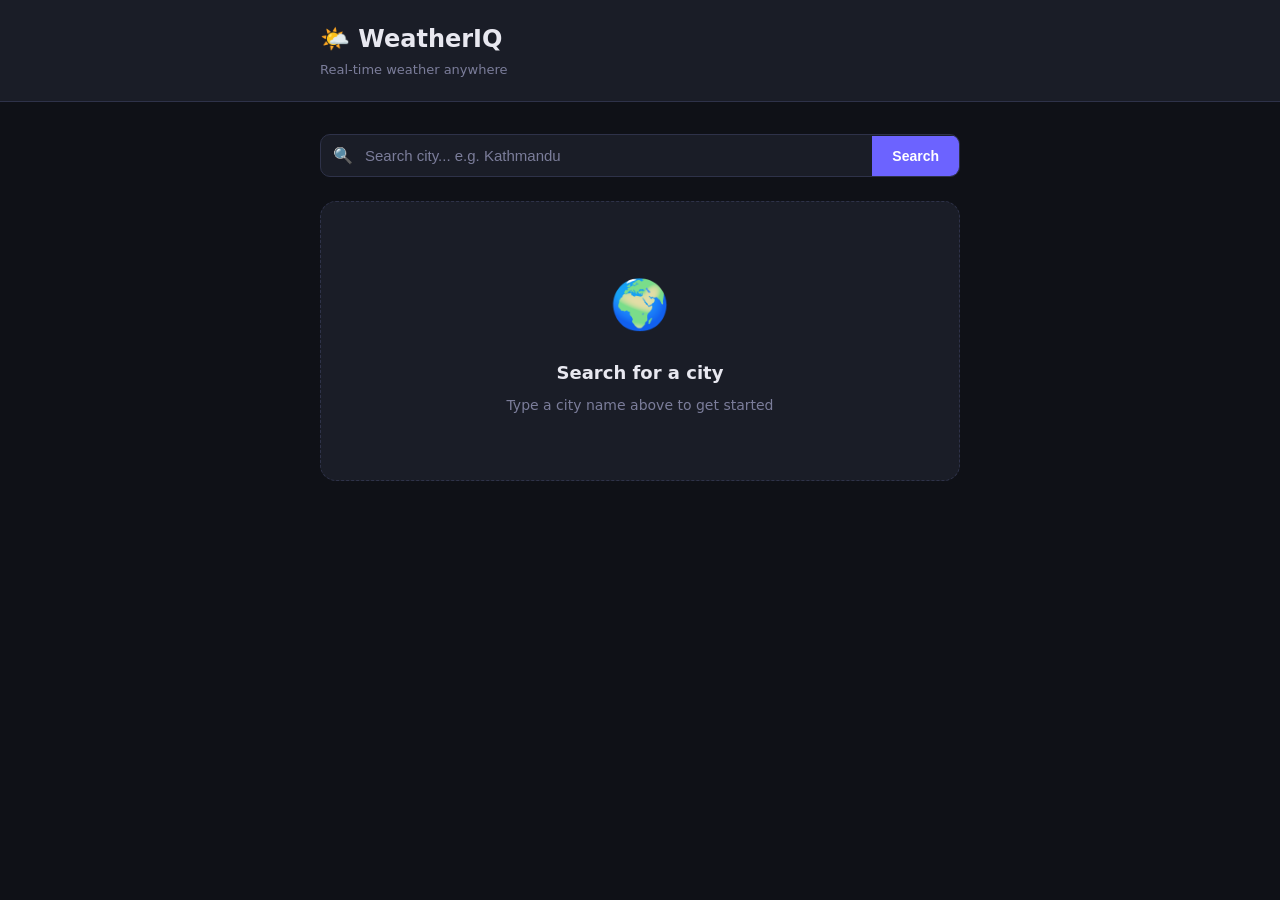
<file: tier-2-asyncNapis/01-weather-dashboard/index.html>
<!doctype html>
<html lang="en">
  <head>
    <meta charset="UTF-8" />
    <meta name="viewport" content="width=device-width, initial-scale=1.0" />
    <title>Weather Dashboard</title>
    <link rel="stylesheet" href="style.css" />
  </head>
  <body>
    <!-- ── HEADER ── -->
    <header class="header">
      <div class="header__inner">
        <div class="header__brand">
          <h1 class="header__logo">🌤️ WeatherIQ</h1>
          <p class="header__sub">Real-time weather anywhere</p>
        </div>
      </div>
    </header>

    <main class="main">
      <!-- ── SEARCH ── -->
      <section class="search-section">
        <div class="search-wrap">
          <span class="search-icon">🔍</span>
          <input
            type="text"
            id="search-input"
            class="search-input"
            placeholder="Search city... e.g. Kathmandu"
            autocomplete="off"
          />
          <button id="search-btn" class="search-btn">Search</button>
        </div>
        <p id="error-msg" class="error-msg hidden"></p>
      </section>

      <!-- ── LOADING ── -->
      <div id="loading" class="loading hidden">
        <div class="spinner"></div>
        <p class="loading__text">Fetching weather data...</p>
      </div>

      <!-- ── WEATHER CARD (hidden until data loads) ── -->
      <section id="weather-section" class="weather-section hidden">
        <!-- CURRENT WEATHER -->
        <div class="current-card">
          <div class="current-card__top">
            <div class="current-card__location">
              <h2 id="city-name" class="city-name">--</h2>
              <p id="country" class="country">--</p>
            </div>
            <div class="current-card__date" id="current-date">--</div>
          </div>

          <div class="current-card__main">
            <div class="current-card__temp-wrap">
              <span id="weather-icon" class="weather-icon">🌤️</span>
              <span id="temperature" class="temperature">--°C</span>
            </div>
            <div class="current-card__desc-wrap">
              <p id="weather-desc" class="weather-desc">--</p>
              <p id="feels-like" class="feels-like">Feels like --°C</p>
            </div>
          </div>

          <div class="current-card__stats">
            <div class="stat">
              <span class="stat__icon">💧</span>
              <span id="humidity" class="stat__value">--%</span>
              <span class="stat__label">Humidity</span>
            </div>
            <div class="stat">
              <span class="stat__icon">💨</span>
              <span id="wind-speed" class="stat__value">-- km/h</span>
              <span class="stat__label">Wind</span>
            </div>
            <div class="stat">
              <span class="stat__icon">👁️</span>
              <span id="visibility" class="stat__value">-- km</span>
              <span class="stat__label">Visibility</span>
            </div>
            <div class="stat">
              <span class="stat__icon">🌡️</span>
              <span id="pressure" class="stat__value">-- hPa</span>
              <span class="stat__label">Pressure</span>
            </div>
          </div>
        </div>

        <!-- 5 DAY FORECAST -->
        <div class="forecast-section">
          <h3 class="forecast-section__title">5-Day Forecast</h3>
          <div id="forecast-container" class="forecast-container"></div>
        </div>
      </section>

      <!-- ── EMPTY STATE ── -->
      <div id="empty-state" class="empty-state">
        <p class="empty-state__icon">🌍</p>
        <p class="empty-state__text">Search for a city</p>
        <p class="empty-state__sub">Type a city name above to get started</p>
      </div>
    </main>

    <!-- TOAST -->
    <div id="toast" class="toast hidden">
      <span id="toast-msg"></span>
    </div>

    <script src="config.js"></script>
    <script src="app.js"></script>
  </body>
</html>
</file>
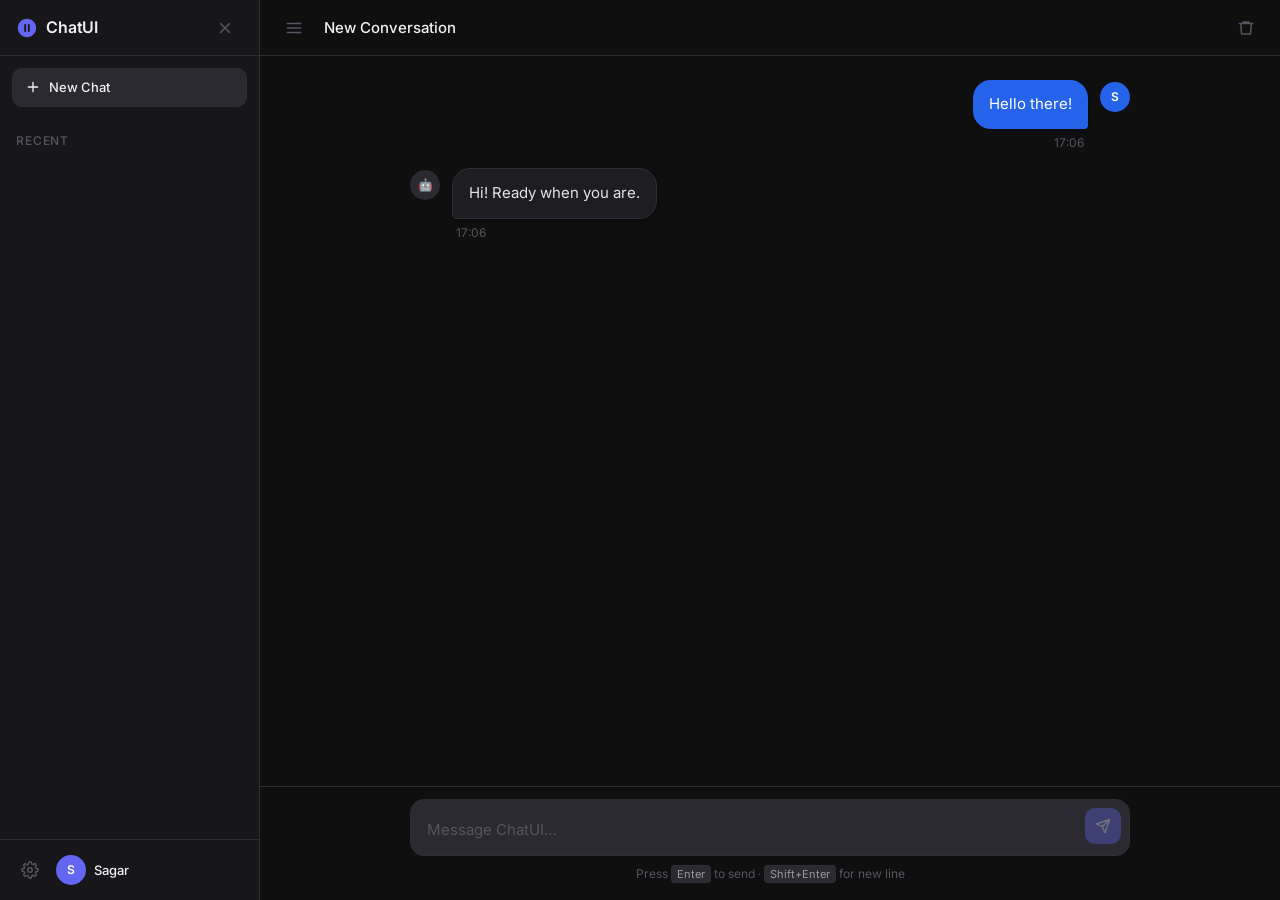
<file: tier-3-advanced/01-chat-ui/index.html>
<!doctype html>
<html lang="en">
  <head>
    <meta charset="UTF-8" />
    <meta name="viewport" content="width=device-width, initial-scale=1.0" />
    <title>ChatUI</title>
    <link rel="preconnect" href="https://fonts.googleapis.com" />
    <link rel="preconnect" href="https://fonts.gstatic.com" crossorigin />
    <link
      href="https://fonts.googleapis.com/css2?family=Inter:wght@400;500;600&display=swap"
      rel="stylesheet"
    />
    <link rel="stylesheet" href="style.css" />
  </head>
  <body>
    <!-- ============================================================
       APP SHELL
  ============================================================ -->
    <div class="app" id="app">
      <!-- ── SIDEBAR ─────────────────────────────────────────── -->
      <aside class="sidebar" id="sidebar" aria-label="Conversation history">
        <!-- Sidebar header -->
        <div class="sidebar__header">
          <div class="sidebar__brand">
            <svg
              class="sidebar__logo"
              viewBox="0 0 24 24"
              fill="none"
              aria-hidden="true"
            >
              <path
                d="M12 2C6.48 2 2 6.48 2 12s4.48 10 10 10 10-4.48 10-10S17.52 2 12 2zm-1 14H9V8h2v8zm4 0h-2V8h2v8z"
                fill="currentColor"
              />
            </svg>
            <span class="sidebar__title">ChatUI</span>
          </div>
          <!-- Mobile close button -->
          <button
            class="sidebar__close btn-icon"
            id="sidebar-close"
            aria-label="Close sidebar"
          >
            <svg viewBox="0 0 24 24" fill="none" aria-hidden="true">
              <path
                d="M18 6L6 18M6 6l12 12"
                stroke="currentColor"
                stroke-width="2"
                stroke-linecap="round"
              />
            </svg>
          </button>
        </div>

        <!-- New chat button -->
        <button
          class="btn-new-chat"
          id="new-chat-btn"
          aria-label="Start new conversation"
        >
          <svg viewBox="0 0 24 24" fill="none" aria-hidden="true">
            <path
              d="M12 5v14M5 12h14"
              stroke="currentColor"
              stroke-width="2"
              stroke-linecap="round"
            />
          </svg>
          New Chat
        </button>

        <!-- Conversation list -->
        <nav class="sidebar__nav" aria-label="Past conversations">
          <p class="sidebar__section-label">Recent</p>
          <ul class="conv-list" id="conv-list" role="list">
            <!-- Conversations injected by JS -->
          </ul>
        </nav>

        <!-- Sidebar footer -->
        <div class="sidebar__footer">
          <button class="btn-icon sidebar__settings" aria-label="Settings">
            <svg viewBox="0 0 24 24" fill="none" aria-hidden="true">
              <circle
                cx="12"
                cy="12"
                r="3"
                stroke="currentColor"
                stroke-width="2"
              />
              <path
                d="M19.4 15a1.65 1.65 0 0 0 .33 1.82l.06.06a2 2 0 0 1-2.83 2.83l-.06-.06a1.65 1.65 0 0 0-1.82-.33 1.65 1.65 0 0 0-1 1.51V21a2 2 0 0 1-4 0v-.09A1.65 1.65 0 0 0 9 19.4a1.65 1.65 0 0 0-1.82.33l-.06.06a2 2 0 0 1-2.83-2.83l.06-.06A1.65 1.65 0 0 0 4.68 15a1.65 1.65 0 0 0-1.51-1H3a2 2 0 0 1 0-4h.09A1.65 1.65 0 0 0 4.6 9a1.65 1.65 0 0 0-.33-1.82l-.06-.06a2 2 0 0 1 2.83-2.83l.06.06A1.65 1.65 0 0 0 9 4.68a1.65 1.65 0 0 0 1-1.51V3a2 2 0 0 1 4 0v.09a1.65 1.65 0 0 0 1 1.51 1.65 1.65 0 0 0 1.82-.33l.06-.06a2 2 0 0 1 2.83 2.83l-.06.06A1.65 1.65 0 0 0 19.4 9a1.65 1.65 0 0 0 1.51 1H21a2 2 0 0 1 0 4h-.09a1.65 1.65 0 0 0-1.51 1z"
                stroke="currentColor"
                stroke-width="2"
              />
            </svg>
          </button>
          <div class="sidebar__user">
            <div class="sidebar__avatar" aria-hidden="true">S</div>
            <span class="sidebar__username">Sagar</span>
          </div>
        </div>
      </aside>

      <!-- ── SIDEBAR OVERLAY (mobile) ─────────────────────────── -->
      <div
        class="sidebar-overlay"
        id="sidebar-overlay"
        aria-hidden="true"
      ></div>

      <!-- ── MAIN CHAT AREA ──────────────────────────────────── -->
      <main class="chat-area" id="chat-area">
        <!-- Top bar -->
        <header class="topbar">
          <!-- Mobile hamburger -->
          <button
            class="btn-icon topbar__menu"
            id="sidebar-toggle"
            aria-label="Open sidebar"
            aria-expanded="false"
            aria-controls="sidebar"
          >
            <svg viewBox="0 0 24 24" fill="none" aria-hidden="true">
              <path
                d="M3 12h18M3 6h18M3 18h18"
                stroke="currentColor"
                stroke-width="2"
                stroke-linecap="round"
              />
            </svg>
          </button>

          <h1 class="topbar__conv-title" id="topbar-title">New Conversation</h1>

          <!-- Action buttons -->
          <div class="topbar__actions">
            <button
              class="btn-icon"
              id="clear-chat-btn"
              aria-label="Clear conversation"
              title="Clear chat"
            >
              <svg viewBox="0 0 24 24" fill="none" aria-hidden="true">
                <path
                  d="M3 6h18M8 6V4h8v2M19 6l-1 14H6L5 6"
                  stroke="currentColor"
                  stroke-width="2"
                  stroke-linecap="round"
                  stroke-linejoin="round"
                />
              </svg>
            </button>
          </div>
        </header>

        <!-- ── MESSAGES AREA ── -->
        <div
          class="messages-wrap"
          id="messages-wrap"
          role="log"
          aria-label="Conversation messages"
          aria-live="polite"
        >
          <!-- Empty / Welcome state (shown when no messages) -->
          <div class="welcome-state" id="welcome-state" aria-hidden="false">
            <div class="welcome-state__icon" aria-hidden="true">
              <svg viewBox="0 0 48 48" fill="none">
                <circle
                  cx="24"
                  cy="24"
                  r="22"
                  stroke="currentColor"
                  stroke-width="2"
                  opacity="0.3"
                />
                <path
                  d="M14 24c0-5.523 4.477-10 10-10s10 4.477 10 10-4.477 10-10 10H14l2-4"
                  stroke="currentColor"
                  stroke-width="2"
                  stroke-linecap="round"
                  stroke-linejoin="round"
                />
                <circle cx="19" cy="24" r="1.5" fill="currentColor" />
                <circle cx="24" cy="24" r="1.5" fill="currentColor" />
                <circle cx="29" cy="24" r="1.5" fill="currentColor" />
              </svg>
            </div>
            <h2 class="welcome-state__heading">How can I help you today?</h2>
            <p class="welcome-state__sub">
              Ask me anything. I'll do my best to help.
            </p>

            <!-- Suggestion chips -->
            <div class="suggestions" role="list" aria-label="Suggested prompts">
              <button class="suggestion-chip" role="listitem">
                ✍️ Help me write an email
              </button>
              <button class="suggestion-chip" role="listitem">
                🧠 Explain a concept simply
              </button>
              <button class="suggestion-chip" role="listitem">
                🐛 Debug my code
              </button>
              <button class="suggestion-chip" role="listitem">
                📋 Summarize this text
              </button>
            </div>
          </div>

          <!-- Messages container — JS appends bubbles here -->
          <div class="messages" id="messages" aria-label="Messages"></div>
        </div>

        <!-- ── INPUT BAR ── -->
        <div class="input-bar" role="form" aria-label="Message input">
          <div class="input-bar__inner">
            <textarea
              class="input-bar__textarea"
              id="message-input"
              placeholder="Message ChatUI…"
              rows="1"
              maxlength="4000"
              aria-label="Type your message"
              aria-multiline="true"
            ></textarea>

            <div class="input-bar__actions">
              <span
                class="input-bar__char-count"
                id="char-count"
                aria-live="polite"
                aria-label="Character count"
              ></span>
              <button
                class="btn-send"
                id="send-btn"
                aria-label="Send message"
                disabled
              >
                <svg viewBox="0 0 24 24" fill="none" aria-hidden="true">
                  <path
                    d="M22 2L11 13M22 2L15 22l-4-9-9-4 20-7z"
                    stroke="currentColor"
                    stroke-width="2"
                    stroke-linecap="round"
                    stroke-linejoin="round"
                  />
                </svg>
              </button>
            </div>
          </div>
          <p class="input-bar__hint">
            Press <kbd>Enter</kbd> to send · <kbd>Shift+Enter</kbd> for new line
          </p>
        </div>
      </main>
    </div>
    <!-- /app -->

    <script src="app.js"></script>
  </body>
</html>
</file>
<file: tier-1-foundations/01-devlinks/style.css>
/* ── RESET & BASE ── */
*,
*::before,
*::after {
  box-sizing: border-box;
  margin: 0;
  padding: 0;
}

:root {
  --bg: #0f1117;
  --surface: #1a1d27;
  --surface-2: #222536;
  --border: #2e3249;
  --accent: #6c63ff;
  --accent-dark: #5a52e0;
  --danger: #ff4d6a;
  --success: #3ecf8e;
  --text: #e8e8f0;
  --text-muted: #7b7d9a;
  --radius: 12px;
  --radius-sm: 8px;
  --shadow: 0 4px 24px rgba(0, 0, 0, 0.4);
  --transition: 0.2s ease;
}

body {
  background: var(--bg);
  color: var(--text);
  font-family: "Segoe UI", system-ui, sans-serif;
  font-size: 15px;
  line-height: 1.6;
  min-height: 100vh;
}

/* ── HEADER ── */
.header {
  background: var(--surface);
  border-bottom: 1px solid var(--border);
  padding: 24px 0;
}

.header__inner {
  max-width: 640px;
  margin: 0 auto;
  padding: 0 20px;
}

.header__logo {
  font-size: 26px;
  font-weight: 700;
  letter-spacing: -0.5px;
  color: var(--text);
}

.header__sub {
  color: var(--text-muted);
  font-size: 13px;
  margin-top: 2px;
}

/* ── MAIN ── */
.main {
  max-width: 640px;
  margin: 0 auto;
  padding: 32px 20px 80px;
  display: flex;
  flex-direction: column;
  gap: 32px;
}

/* ── FORM SECTION ── */
.form-section {
  background: var(--surface);
  border: 1px solid var(--border);
  border-radius: var(--radius);
  padding: 24px;
}

.form {
  display: flex;
  flex-direction: column;
  gap: 16px;
}

.form__group {
  display: flex;
  flex-direction: column;
  gap: 6px;
}

.form__label {
  font-size: 13px;
  font-weight: 600;
  color: var(--text-muted);
  text-transform: uppercase;
  letter-spacing: 0.5px;
}

.form__input {
  background: var(--surface-2);
  border: 1px solid var(--border);
  border-radius: var(--radius-sm);
  color: var(--text);
  font-size: 14px;
  padding: 10px 14px;
  outline: none;
  transition: border-color var(--transition);
  width: 100%;
}

.form__input::placeholder {
  color: var(--text-muted);
}

.form__input:focus {
  border-color: var(--accent);
}

.form__error {
  color: var(--danger);
  font-size: 13px;
  margin-top: 8px;
}

/* ── BUTTONS ── */
.btn {
  border: none;
  border-radius: var(--radius-sm);
  cursor: pointer;
  font-size: 14px;
  font-weight: 600;
  padding: 10px 18px;
  transition: all var(--transition);
}

.btn--primary {
  background: var(--accent);
  color: #fff;
  width: 100%;
  padding: 12px;
  font-size: 15px;
}

.btn--primary:hover {
  background: var(--accent-dark);
}

.btn--icon {
  background: transparent;
  color: var(--text-muted);
  padding: 6px 10px;
  font-size: 16px;
  border-radius: var(--radius-sm);
}

.btn--icon:hover {
  background: var(--surface-2);
  color: var(--text);
}

.btn--danger:hover {
  color: var(--danger);
}

/* ── LINKS SECTION ── */
.links-section__header {
  display: flex;
  align-items: center;
  justify-content: space-between;
  margin-bottom: 16px;
}

.links-section__title {
  font-size: 16px;
  font-weight: 700;
}

.links-section__count {
  background: var(--surface-2);
  border: 1px solid var(--border);
  border-radius: 99px;
  color: var(--text-muted);
  font-size: 12px;
  font-weight: 600;
  padding: 3px 10px;
}

/* ── EMPTY STATE ── */
.empty-state {
  text-align: center;
  padding: 48px 20px;
  background: var(--surface);
  border: 1px dashed var(--border);
  border-radius: var(--radius);
}

.empty-state__icon {
  font-size: 36px;
  margin-bottom: 12px;
}
.empty-state__text {
  font-weight: 600;
  font-size: 16px;
}
.empty-state__sub {
  color: var(--text-muted);
  font-size: 13px;
  margin-top: 4px;
}

/* ── LINKS CONTAINER ── */
.links-container {
  display: flex;
  flex-direction: column;
  gap: 12px;
}

/* ── LINK CARD ── */
.link-card {
  background: var(--surface);
  border: 1px solid var(--border);
  border-radius: var(--radius);
  padding: 16px 18px;
  display: flex;
  align-items: center;
  gap: 14px;
  transition:
    border-color var(--transition),
    transform var(--transition);
  animation: slideIn 0.2s ease;
}

.link-card:hover {
  border-color: var(--accent);
  transform: translateY(-1px);
}

@keyframes slideIn {
  from {
    opacity: 0;
    transform: translateY(8px);
  }
  to {
    opacity: 1;
    transform: translateY(0);
  }
}

.link-card__icon {
  background: var(--surface-2);
  border-radius: var(--radius-sm);
  font-size: 20px;
  height: 44px;
  width: 44px;
  display: flex;
  align-items: center;
  justify-content: center;
  flex-shrink: 0;
}

.link-card__info {
  flex: 1;
  min-width: 0;
}

.link-card__title {
  font-weight: 600;
  font-size: 15px;
  white-space: nowrap;
  overflow: hidden;
  text-overflow: ellipsis;
}

.link-card__url {
  color: var(--text-muted);
  font-size: 12px;
  white-space: nowrap;
  overflow: hidden;
  text-overflow: ellipsis;
  margin-top: 2px;
}

.link-card__actions {
  display: flex;
  gap: 4px;
  flex-shrink: 0;
}

/* ── TOAST ── */
.toast {
  position: fixed;
  bottom: 28px;
  left: 50%;
  transform: translateX(-50%);
  background: var(--surface-2);
  border: 1px solid var(--border);
  border-radius: 99px;
  color: var(--text);
  font-size: 13px;
  font-weight: 600;
  padding: 10px 20px;
  box-shadow: var(--shadow);
  z-index: 999;
  transition: opacity 0.3s ease;
}

.toast.success {
  border-color: var(--success);
  color: var(--success);
}
.toast.error {
  border-color: var(--danger);
  color: var(--danger);
}

/* ── UTILS ── */
.hidden {
  display: none !important;
}
</file>
<file: tier-1-foundations/02-expenseiq/styles.css>
/* ── RESET & BASE ── */
*,
*::before,
*::after {
  box-sizing: border-box;
  margin: 0;
  padding: 0;
}

:root {
  --bg: #0f1117;
  --surface: #1a1d27;
  --surface-2: #222536;
  --border: #2e3249;
  --accent: #6c63ff;
  --accent-dark: #5a52e0;
  --danger: #ff4d6a;
  --success: #3ecf8e;
  --warning: #f5a623;
  --text: #e8e8f0;
  --text-muted: #7b7d9a;
  --radius: 12px;
  --radius-sm: 8px;
  --shadow: 0 4px 24px rgba(0, 0, 0, 0.4);
  --transition: 0.2s ease;
}

body {
  background: var(--bg);
  color: var(--text);
  font-family: "Segoe UI", system-ui, sans-serif;
  font-size: 15px;
  line-height: 1.6;
  min-height: 100vh;
}

/* ── HEADER ── */
.header {
  background: var(--surface);
  border-bottom: 1px solid var(--border);
  padding: 24px 0;
}
.header__inner {
  max-width: 760px;
  margin: 0 auto;
  padding: 0 20px;
}
.header__logo {
  font-size: 26px;
  font-weight: 700;
  letter-spacing: -0.5px;
}
.header__sub {
  color: var(--text-muted);
  font-size: 13px;
  margin-top: 2px;
}

/* ── MAIN ── */
.main {
  max-width: 760px;
  margin: 0 auto;
  padding: 32px 20px 80px;
  display: flex;
  flex-direction: column;
  gap: 28px;
}

/* ── STATS ── */
.stats {
  display: grid;
  grid-template-columns: repeat(4, 1fr);
  gap: 12px;
}

@media (max-width: 600px) {
  .stats {
    grid-template-columns: repeat(2, 1fr);
  }
}

.stat-card {
  background: var(--surface);
  border: 1px solid var(--border);
  border-radius: var(--radius);
  padding: 18px 16px;
  text-align: center;
  transition: border-color var(--transition);
}
.stat-card:hover {
  border-color: var(--accent);
}
.stat-card__label {
  color: var(--text-muted);
  font-size: 11px;
  font-weight: 600;
  text-transform: uppercase;
  letter-spacing: 0.5px;
  margin-bottom: 6px;
}
.stat-card__value {
  font-size: 20px;
  font-weight: 700;
  color: var(--accent);
}

/* ── FORM SECTION ── */
.form-section {
  background: var(--surface);
  border: 1px solid var(--border);
  border-radius: var(--radius);
  padding: 24px;
}
.form-section__title {
  font-size: 16px;
  font-weight: 700;
  margin-bottom: 18px;
}
.form {
  display: flex;
  flex-direction: column;
  gap: 14px;
}

.form__row {
  display: grid;
  grid-template-columns: 1fr 1fr;
  gap: 14px;
}
@media (max-width: 500px) {
  .form__row {
    grid-template-columns: 1fr;
  }
}

.form__group {
  display: flex;
  flex-direction: column;
  gap: 6px;
}
.form__label {
  font-size: 12px;
  font-weight: 600;
  color: var(--text-muted);
  text-transform: uppercase;
  letter-spacing: 0.5px;
}
.form__input {
  background: var(--surface-2);
  border: 1px solid var(--border);
  border-radius: var(--radius-sm);
  color: var(--text);
  font-size: 14px;
  padding: 10px 14px;
  outline: none;
  transition: border-color var(--transition);
  width: 100%;
}
.form__input::placeholder {
  color: var(--text-muted);
}
.form__input:focus {
  border-color: var(--accent);
}
.form__select {
  cursor: pointer;
}
.form__select option {
  background: var(--surface-2);
}
.form__error {
  color: var(--danger);
  font-size: 13px;
  margin-top: 8px;
}

/* ── BUTTONS ── */
.btn {
  border: none;
  border-radius: var(--radius-sm);
  cursor: pointer;
  font-size: 14px;
  font-weight: 600;
  padding: 10px 18px;
  transition: all var(--transition);
}
.btn--primary {
  background: var(--accent);
  color: #fff;
  width: 100%;
  padding: 12px;
  font-size: 15px;
  margin-top: 4px;
}
.btn--primary:hover {
  background: var(--accent-dark);
}

/* ── FILTER SECTION ── */
.filter-section {
  display: flex;
  flex-direction: column;
  gap: 12px;
}
.search-wrap {
  position: relative;
  display: flex;
  align-items: center;
}
.search-icon {
  position: absolute;
  left: 14px;
  font-size: 14px;
}
.search-input {
  background: var(--surface);
  border: 1px solid var(--border);
  border-radius: var(--radius-sm);
  color: var(--text);
  font-size: 14px;
  padding: 10px 14px 10px 38px;
  outline: none;
  width: 100%;
  transition: border-color var(--transition);
}
.search-input::placeholder {
  color: var(--text-muted);
}
.search-input:focus {
  border-color: var(--accent);
}

.filter-tabs {
  display: flex;
  gap: 8px;
  flex-wrap: wrap;
}
.filter-tab {
  background: var(--surface);
  border: 1px solid var(--border);
  border-radius: 99px;
  color: var(--text-muted);
  cursor: pointer;
  font-size: 12px;
  font-weight: 600;
  padding: 5px 14px;
  transition: all var(--transition);
}
.filter-tab:hover {
  border-color: var(--accent);
  color: var(--text);
}
.filter-tab.active {
  background: var(--accent);
  border-color: var(--accent);
  color: #fff;
}

/* ── EXPENSES SECTION ── */
.expenses-section__header {
  display: flex;
  align-items: center;
  justify-content: space-between;
  margin-bottom: 14px;
}
.expenses-section__title {
  font-size: 16px;
  font-weight: 700;
}
.expenses-section__count {
  background: var(--surface-2);
  border: 1px solid var(--border);
  border-radius: 99px;
  color: var(--text-muted);
  font-size: 12px;
  font-weight: 600;
  padding: 3px 10px;
}

/* ── EMPTY STATE ── */
.empty-state {
  text-align: center;
  padding: 48px 20px;
  background: var(--surface);
  border: 1px dashed var(--border);
  border-radius: var(--radius);
}
.empty-state__icon {
  font-size: 36px;
  margin-bottom: 12px;
}
.empty-state__text {
  font-weight: 600;
  font-size: 16px;
}
.empty-state__sub {
  color: var(--text-muted);
  font-size: 13px;
  margin-top: 4px;
}

/* ── EXPENSES CONTAINER ── */
.expenses-container {
  display: flex;
  flex-direction: column;
  gap: 10px;
}

/* ── EXPENSE CARD ── */
.expense-card {
  background: var(--surface);
  border: 1px solid var(--border);
  border-radius: var(--radius);
  padding: 14px 18px;
  display: flex;
  align-items: center;
  gap: 14px;
  transition:
    border-color var(--transition),
    transform var(--transition);
  animation: slideIn 0.2s ease;
}
.expense-card:hover {
  border-color: var(--accent);
  transform: translateY(-1px);
}
@keyframes slideIn {
  from {
    opacity: 0;
    transform: translateY(8px);
  }
  to {
    opacity: 1;
    transform: translateY(0);
  }
}

.expense-card__icon {
  background: var(--surface-2);
  border-radius: var(--radius-sm);
  font-size: 20px;
  height: 44px;
  width: 44px;
  display: flex;
  align-items: center;
  justify-content: center;
  flex-shrink: 0;
}
.expense-card__info {
  flex: 1;
  min-width: 0;
}
.expense-card__title {
  font-weight: 600;
  font-size: 15px;
  white-space: nowrap;
  overflow: hidden;
  text-overflow: ellipsis;
}
.expense-card__meta {
  display: flex;
  align-items: center;
  gap: 8px;
  margin-top: 3px;
}
.expense-card__category {
  background: var(--surface-2);
  border-radius: 99px;
  color: var(--text-muted);
  font-size: 11px;
  font-weight: 600;
  padding: 2px 8px;
}
.expense-card__date {
  color: var(--text-muted);
  font-size: 11px;
}
.expense-card__amount {
  font-size: 16px;
  font-weight: 700;
  color: var(--success);
  flex-shrink: 0;
  margin-right: 8px;
}
.expense-card__delete {
  background: transparent;
  border: none;
  color: var(--text-muted);
  cursor: pointer;
  font-size: 16px;
  padding: 6px;
  border-radius: var(--radius-sm);
  transition: all var(--transition);
  flex-shrink: 0;
}
.expense-card__delete:hover {
  background: rgba(255, 77, 106, 0.1);
  color: var(--danger);
}

/* ── TOAST ── */
.toast {
  position: fixed;
  bottom: 28px;
  left: 50%;
  transform: translateX(-50%);
  background: var(--surface-2);
  border: 1px solid var(--border);
  border-radius: 99px;
  color: var(--text);
  font-size: 13px;
  font-weight: 600;
  padding: 10px 20px;
  box-shadow: var(--shadow);
  z-index: 999;
}
.toast.success {
  border-color: var(--success);
  color: var(--success);
}
.toast.error {
  border-color: var(--danger);
  color: var(--danger);
}

/* ── UTILS ── */
.hidden {
  display: none !important;
}

/* input error */
.input-error {
  border-color: var(--danger);
}
</file>
<file: tier-1-foundations/03-book-library/style.css>
/* ── RESET & BASE ── */
*,
*::before,
*::after {
  box-sizing: border-box;
  margin: 0;
  padding: 0;
}

:root {
  --bg: #0f1117;
  --surface: #1a1d27;
  --surface-2: #222536;
  --border: #2e3249;
  --accent: #6c63ff;
  --accent-dark: #5a52e0;
  --danger: #ff4d6a;
  --success: #3ecf8e;
  --warning: #f5a623;
  --info: #38bdf8;
  --text: #e8e8f0;
  --text-muted: #7b7d9a;
  --radius: 12px;
  --radius-sm: 8px;
  --shadow: 0 4px 24px rgba(0, 0, 0, 0.4);
  --transition: 0.2s ease;
}

body {
  background: var(--bg);
  color: var(--text);
  font-family: "Segoe UI", system-ui, sans-serif;
  font-size: 15px;
  line-height: 1.6;
  min-height: 100vh;
}

/* ── HEADER ── */
.header {
  background: var(--surface);
  border-bottom: 1px solid var(--border);
  padding: 24px 0;
}
.header__inner {
  max-width: 780px;
  margin: 0 auto;
  padding: 0 20px;
}
.header__logo {
  font-size: 26px;
  font-weight: 700;
  letter-spacing: -0.5px;
}
.header__sub {
  color: var(--text-muted);
  font-size: 13px;
  margin-top: 2px;
}

/* ── MAIN ── */
.main {
  max-width: 780px;
  margin: 0 auto;
  padding: 32px 20px 80px;
  display: flex;
  flex-direction: column;
  gap: 28px;
}

/* ── STATS ── */
.stats {
  display: grid;
  grid-template-columns: repeat(4, 1fr);
  gap: 12px;
}
@media (max-width: 600px) {
  .stats {
    grid-template-columns: repeat(2, 1fr);
  }
}

.stat-card {
  background: var(--surface);
  border: 1px solid var(--border);
  border-radius: var(--radius);
  padding: 18px 16px;
  text-align: center;
  transition: border-color var(--transition);
}
.stat-card:hover {
  border-color: var(--accent);
}
.stat-card--read:hover {
  border-color: var(--success);
}
.stat-card--reading:hover {
  border-color: var(--warning);
}
.stat-card--unread:hover {
  border-color: var(--info);
}

.stat-card__label {
  color: var(--text-muted);
  font-size: 11px;
  font-weight: 600;
  text-transform: uppercase;
  letter-spacing: 0.5px;
  margin-bottom: 6px;
}
.stat-card__value {
  font-size: 28px;
  font-weight: 700;
  color: var(--accent);
}
.stat-card--read .stat-card__value {
  color: var(--success);
}
.stat-card--reading .stat-card__value {
  color: var(--warning);
}
.stat-card--unread .stat-card__value {
  color: var(--info);
}

/* ── FORM SECTION ── */
.form-section {
  background: var(--surface);
  border: 1px solid var(--border);
  border-radius: var(--radius);
  padding: 24px;
}
.form-section__title {
  font-size: 16px;
  font-weight: 700;
  margin-bottom: 18px;
}
.form {
  display: flex;
  flex-direction: column;
  gap: 14px;
}

.form__row {
  display: grid;
  grid-template-columns: 1fr 1fr;
  gap: 14px;
}
@media (max-width: 500px) {
  .form__row {
    grid-template-columns: 1fr;
  }
}

.form__group {
  display: flex;
  flex-direction: column;
  gap: 6px;
}
.form__label {
  font-size: 12px;
  font-weight: 600;
  color: var(--text-muted);
  text-transform: uppercase;
  letter-spacing: 0.5px;
}
.form__input {
  background: var(--surface-2);
  border: 1px solid var(--border);
  border-radius: var(--radius-sm);
  color: var(--text);
  font-size: 14px;
  padding: 10px 14px;
  outline: none;
  transition: border-color var(--transition);
  width: 100%;
}
.form__input::placeholder {
  color: var(--text-muted);
}
.form__input:focus {
  border-color: var(--accent);
}
.form__select {
  cursor: pointer;
}
.form__select option {
  background: var(--surface-2);
}
.form__error {
  color: var(--danger);
  font-size: 13px;
  margin-top: 8px;
}
.input-error {
  border-color: var(--danger) !important;
}

/* ── BUTTONS ── */
.btn {
  border: none;
  border-radius: var(--radius-sm);
  cursor: pointer;
  font-size: 14px;
  font-weight: 600;
  padding: 10px 18px;
  transition: all var(--transition);
}
.btn--primary {
  background: var(--accent);
  color: #fff;
  width: 100%;
  padding: 12px;
  font-size: 15px;
  margin-top: 4px;
}
.btn--primary:hover {
  background: var(--accent-dark);
}

/* ── FILTER SECTION ── */
.filter-section {
  display: flex;
  flex-direction: column;
  gap: 14px;
}

.search-wrap {
  position: relative;
  display: flex;
  align-items: center;
}
.search-icon {
  position: absolute;
  left: 14px;
  font-size: 14px;
}
.search-input {
  background: var(--surface);
  border: 1px solid var(--border);
  border-radius: var(--radius-sm);
  color: var(--text);
  font-size: 14px;
  padding: 10px 14px 10px 38px;
  outline: none;
  width: 100%;
  transition: border-color var(--transition);
}
.search-input::placeholder {
  color: var(--text-muted);
}
.search-input:focus {
  border-color: var(--accent);
}

.filter-group {
  display: flex;
  flex-direction: column;
  gap: 8px;
}
.filter-group__label {
  color: var(--text-muted);
  font-size: 11px;
  font-weight: 600;
  text-transform: uppercase;
  letter-spacing: 0.5px;
}
.filter-tabs {
  display: flex;
  gap: 8px;
  flex-wrap: wrap;
}
.filter-tab {
  background: var(--surface);
  border: 1px solid var(--border);
  border-radius: 99px;
  color: var(--text-muted);
  cursor: pointer;
  font-size: 12px;
  font-weight: 600;
  padding: 5px 14px;
  transition: all var(--transition);
}
.filter-tab:hover {
  border-color: var(--accent);
  color: var(--text);
}
.filter-tab.active {
  background: var(--accent);
  border-color: var(--accent);
  color: #fff;
}

/* ── BOOKS SECTION ── */
.books-section__header {
  display: flex;
  align-items: center;
  justify-content: space-between;
  margin-bottom: 14px;
}
.books-section__title {
  font-size: 16px;
  font-weight: 700;
}
.books-section__count {
  background: var(--surface-2);
  border: 1px solid var(--border);
  border-radius: 99px;
  color: var(--text-muted);
  font-size: 12px;
  font-weight: 600;
  padding: 3px 10px;
}

/* ── EMPTY STATE ── */
.empty-state {
  text-align: center;
  padding: 48px 20px;
  background: var(--surface);
  border: 1px dashed var(--border);
  border-radius: var(--radius);
}
.empty-state__icon {
  font-size: 36px;
  margin-bottom: 12px;
}
.empty-state__text {
  font-weight: 600;
  font-size: 16px;
}
.empty-state__sub {
  color: var(--text-muted);
  font-size: 13px;
  margin-top: 4px;
}

/* ── BOOKS CONTAINER ── */
.books-container {
  display: flex;
  flex-direction: column;
  gap: 10px;
}

/* ── BOOK CARD ── */
.book-card {
  background: var(--surface);
  border: 1px solid var(--border);
  border-radius: var(--radius);
  padding: 14px 16px;
  display: flex;
  flex-wrap: balance;
  align-items: flex-start;
  gap: 12px;
  transition:
    border-color var(--transition),
    transform var(--transition);
  animation: slideIn 0.2s ease;
}
.book-card:hover {
  border-color: var(--accent);
  transform: translateY(-1px);
}

@keyframes slideIn {
  from {
    opacity: 0;
    transform: translateY(8px);
  }
  to {
    opacity: 1;
    transform: translateY(0);
  }
}

/* ── BOOK CARD ICON ── */
.book-card__icon {
  background: var(--surface-2);
  border-radius: var(--radius-sm);
  font-size: 20px;
  height: 44px;
  width: 44px;
  min-width: 44px; /* ← never shrinks */
  display: flex;
  align-items: center;
  justify-content: center;
  flex-shrink: 0;
}

/* ── BOOK CARD INFO ── */
.book-card__info {
  flex: 1;
  min-width: 0; /* ← key — allows text to shrink */
  display: flex;
  flex-direction: column;
  gap: 4px;
}

.book-card__title {
  font-weight: 700;
  font-size: 15px;
  white-space: nowrap;
  overflow: hidden;
  text-overflow: ellipsis; /* ← long titles get ... */
}

.book-card__author {
  color: var(--text-muted);
  font-size: 13px;
  white-space: nowrap;
  overflow: hidden;
  text-overflow: ellipsis;
}

.book-card__meta {
  display: flex;
  align-items: center;
  gap: 6px;
  flex-wrap: wrap; /* ← wraps on small screens */
  margin-top: 4px;
}

.book-card__genre {
  background: var(--surface-2);
  border-radius: 99px;
  color: var(--text-muted);
  font-size: 11px;
  font-weight: 600;
  padding: 2px 8px;
  white-space: nowrap;
}

.book-card__year {
  color: var(--text-muted);
  font-size: 11px;
  white-space: nowrap;
}

/* ── STATUS BADGE ── */
.book-card__status {
  font-size: 11px;
  font-weight: 700;
  padding: 2px 10px;
  border-radius: 99px;
  border: 1px solid;
  cursor: pointer;
  transition: all var(--transition);
  white-space: nowrap;
}
.status--unread {
  color: var(--info);
  border-color: var(--info);
  background: rgba(56, 189, 248, 0.08);
}
.status--reading {
  color: var(--warning);
  border-color: var(--warning);
  background: rgba(245, 166, 35, 0.08);
}
.status--read {
  color: var(--success);
  border-color: var(--success);
  background: rgba(62, 207, 142, 0.08);
}
.book-card__status:hover {
  opacity: 0.7;
}

/* ── BOOK CARD ACTIONS ── */
.book-card__actions {
  display: flex;
  flex-direction: column; /* ← stack vertically on all screens */
  align-items: flex-end;
  gap: 6px;
  flex-shrink: 0;
}

/* ── ACTION BUTTONS ── */
.edit-btn,
.delete-btn {
  border: none;
  border-radius: var(--radius-sm);
  cursor: pointer;
  font-size: 12px;
  font-weight: 600;
  padding: 5px 12px;
  transition: all var(--transition);
  white-space: nowrap;
}

.edit-btn {
  background: rgba(108, 99, 255, 0.12);
  color: var(--accent);
}
.edit-btn:hover {
  background: rgba(108, 99, 255, 0.25);
  transform: translateY(-1px);
}

.delete-btn {
  background: rgba(255, 77, 106, 0.1);
  color: var(--danger);
}
.delete-btn:hover {
  background: rgba(255, 77, 106, 0.22);
  transform: translateY(-1px);
}

.edit-btn:active,
.delete-btn:active {
  transform: translateY(0);
}

/* ── RESPONSIVE — small screens ── */
@media (max-width: 480px) {
  .book-card {
    padding: 12px;
    gap: 10px;
  }

  .book-card__icon {
    height: 38px;
    width: 38px;
    min-width: 38px;
    font-size: 18px;
  }

  .book-card__title {
    font-size: 14px;
  }
  .book-card__author {
    font-size: 12px;
  }

  .book-card__actions {
    flex-direction: row; /* ← side by side on very small screens */
  }

  .edit-btn,
  .delete-btn {
    font-size: 11px;
    padding: 4px 10px;
  }
}

/* ── TOAST ── */
.toast {
  position: fixed;
  bottom: 28px;
  left: 50%;
  transform: translateX(-50%);
  background: var(--surface-2);
  border: 1px solid var(--border);
  border-radius: 99px;
  color: var(--text);
  font-size: 13px;
  font-weight: 600;
  padding: 10px 20px;
  box-shadow: var(--shadow);
  z-index: 999;
  white-space: nowrap;
}
.toast.success {
  border-color: var(--success);
  color: var(--success);
}
.toast.error {
  border-color: var(--danger);
  color: var(--danger);
}

/* ── UTILS ── */
.hidden {
  display: none !important;
}

.cancel-btn {
  border: none;
  border-radius: var(--radius-sm);
  padding: 10px 18px;
  background: var(--surface-2);
  color: var(--text-muted);
  font-size: 14px;
  font-weight: 600;
  cursor: pointer;
  transition: all var(--transition);
}

.cancel-btn:hover {
  background: var(--border);
  color: var(--text);
  transform: translateY(-1px);
}

.cancel-btn:active {
  transform: translateY(0);
}

.cancel-btn:focus-visible {
  outline: 2px solid var(--accent);
  outline-offset: 2px;
}
</file>
<file: tier-1-foundations/04-shopping-cart/style.css>
/* ── RESET & BASE ── */
*,
*::before,
*::after {
  box-sizing: border-box;
  margin: 0;
  padding: 0;
}

:root {
  --bg: #0f1117;
  --surface: #1a1d27;
  --surface-2: #222536;
  --border: #2e3249;
  --accent: #6c63ff;
  --accent-dark: #5a52e0;
  --danger: #ff4d6a;
  --success: #3ecf8e;
  --warning: #f5a623;
  --text: #e8e8f0;
  --text-muted: #7b7d9a;
  --radius: 12px;
  --radius-sm: 8px;
  --shadow: 0 4px 24px rgba(0, 0, 0, 0.4);
  --transition: 0.2s ease;
}

body {
  background: var(--bg);
  color: var(--text);
  font-family: "Segoe UI", system-ui, sans-serif;
  font-size: 15px;
  line-height: 1.6;
  min-height: 100vh;
}

/* FOR THE MARQUEE TAG */
/* ── MARQUEE BANNER ── */
.marquee-container {
  width: 100%;
  overflow: hidden;
  background: var(--accent);
  color: white;
  padding: 8px 0;
  font-weight: 700;
  font-size: 13px;
  white-space: nowrap;
}
.marquee-content {
  display: inline-block;
  padding-left: 100%;
  animation: marquee 25s linear infinite;
}
@keyframes marquee {
  0% {
    transform: translateX(0);
  }
  100% {
    transform: translateX(-100%);
  }
}
/* ── HEADER ── */
.header {
  background: var(--surface);
  border-bottom: 1px solid var(--border);
  padding: 20px 0;
  position: sticky;
  top: 0;
  z-index: 100;
}
.header__inner {
  max-width: 1100px;
  margin: 0 auto;
  padding: 0 20px;
  display: flex;
  align-items: center;
  justify-content: space-between;
}
.header__logo {
  font-size: 22px;
  font-weight: 700;
}
.header__sub {
  color: var(--text-muted);
  font-size: 12px;
}
.header__cart-info {
  display: flex;
  align-items: center;
  gap: 8px;
}
.cart-badge {
  background: var(--accent);
  border-radius: 99px;
  color: #fff;
  font-size: 13px;
  font-weight: 700;
  min-width: 28px;
  padding: 2px 8px;
  text-align: center;
}
.cart-label {
  color: var(--text-muted);
  font-size: 13px;
}

/* ── MAIN ── */
.main {
  max-width: 1100px;
  margin: 0 auto;
  padding: 28px 20px 80px;
}

/* ── LAYOUT ── */
.layout {
  display: grid;
  grid-template-columns: 1fr 380px;
  gap: 24px;
  align-items: start;
}
@media (max-width: 800px) {
  .layout {
    grid-template-columns: 1fr;
  }
}

/* ── SECTION HEADER ── */
.section-header {
  display: flex;
  align-items: center;
  justify-content: space-between;
  margin-bottom: 16px;
}
.section-title {
  font-size: 16px;
  font-weight: 700;
}
.section-count {
  background: var(--surface-2);
  border: 1px solid var(--border);
  border-radius: 99px;
  color: var(--text-muted);
  font-size: 12px;
  font-weight: 600;
  padding: 3px 10px;
}

/* ── PRODUCTS CONTAINER ── */
.products-container {
  display: grid;
  grid-template-columns: repeat(auto-fill, minmax(200px, 1fr));
  gap: 14px;
}

/* ── PRODUCT CARD ── */
.product-card {
  background: var(--surface);
  border: 1px solid var(--border);
  border-radius: var(--radius);
  padding: 20px 16px;
  display: flex;
  flex-direction: column;
  align-items: center;
  gap: 10px;
  text-align: center;
  transition:
    border-color var(--transition),
    transform var(--transition);
}
.product-card:hover {
  border-color: var(--accent);
  transform: translateY(-2px);
}
.product-card__emoji {
  font-size: 40px;
}
.product-card__name {
  font-weight: 700;
  font-size: 14px;
  line-height: 1.3;
}
.product-card__price {
  color: var(--accent);
  font-size: 16px;
  font-weight: 700;
}
.product-card__stock {
  color: var(--text-muted);
  font-size: 11px;
}
.product-card__stock--low {
  color: var(--warning);
}
.product-card__stock--out {
  color: var(--danger);
}

.product-card .btn--add {
  background: var(--accent);
  border: none;
  border-radius: var(--radius-sm);
  color: #fff;
  cursor: pointer;
  font-size: 13px;
  font-weight: 600;
  padding: 8px 16px;
  transition: all var(--transition);
  width: 100%;
}
.product-card .btn--add:hover {
  background: var(--accent-dark);
}
.product-card .btn--add:disabled {
  background: var(--surface-2);
  color: var(--text-muted);
  cursor: not-allowed;
}

/* ── CART SECTION ── */
.cart-section {
  background: var(--surface);
  border: 1px solid var(--border);
  border-radius: var(--radius);
  padding: 20px;
  position: sticky;
  top: 88px;
  display: flex;
  flex-direction: column;
  gap: 16px;
}

/* ── EMPTY STATE ── */
.empty-state {
  text-align: center;
  padding: 32px 20px;
  border: 1px dashed var(--border);
  border-radius: var(--radius);
}
.empty-state__icon {
  font-size: 32px;
  margin-bottom: 8px;
}
.empty-state__text {
  font-weight: 600;
  font-size: 15px;
}
.empty-state__sub {
  color: var(--text-muted);
  font-size: 13px;
  margin-top: 2px;
}

/* ── CART CONTAINER ── */
.cart-container {
  display: flex;
  flex-direction: column;
  gap: 10px;
}

/* ── CART ITEM ── */
.cart-item {
  background: var(--surface-2);
  border: 1px solid var(--border);
  border-radius: var(--radius-sm);
  padding: 12px 14px;
  display: flex;
  align-items: center;
  gap: 10px;
  animation: slideIn 0.2s ease;
}
@keyframes slideIn {
  from {
    opacity: 0;
    transform: translateX(8px);
  }
  to {
    opacity: 1;
    transform: translateX(0);
  }
}

.cart-item__emoji {
  font-size: 22px;
  flex-shrink: 0;
}
.cart-item__info {
  flex: 1;
  min-width: 0;
}
.cart-item__name {
  font-weight: 600;
  font-size: 13px;
  white-space: nowrap;
  overflow: hidden;
  text-overflow: ellipsis;
}
.cart-item__subtotal {
  color: var(--success);
  font-size: 12px;
  font-weight: 700;
  margin-top: 2px;
}

.cart-item__controls {
  display: flex;
  align-items: center;
  gap: 6px;
  flex-shrink: 0;
}
.qty-btn {
  background: var(--surface);
  border: 1px solid var(--border);
  border-radius: 6px;
  color: var(--text);
  cursor: pointer;
  font-size: 14px;
  font-weight: 700;
  height: 26px;
  width: 26px;
  display: flex;
  align-items: center;
  justify-content: center;
  transition: all var(--transition);
}
.qty-btn:hover {
  border-color: var(--accent);
  color: var(--accent);
}
.qty-display {
  font-size: 13px;
  font-weight: 700;
  min-width: 20px;
  text-align: center;
}
.remove-btn {
  background: transparent;
  border: none;
  color: var(--text-muted);
  cursor: pointer;
  font-size: 15px;
  padding: 4px;
  border-radius: 6px;
  transition: all var(--transition);
}
.remove-btn:hover {
  color: var(--danger);
  background: rgba(255, 77, 106, 0.1);
}

/* ── COUPON ── */
.coupon-section {
  display: flex;
  flex-direction: column;
  gap: 8px;
}
.coupon-wrap {
  display: flex;
  gap: 8px;
}
.coupon-input {
  background: var(--surface-2);
  border: 1px solid var(--border);
  border-radius: var(--radius-sm);
  color: var(--text);
  flex: 1;
  font-size: 13px;
  padding: 8px 12px;
  outline: none;
  text-transform: uppercase;
  transition: border-color var(--transition);
}
.coupon-input::placeholder {
  color: var(--text-muted);
  text-transform: none;
}
.coupon-input:focus {
  border-color: var(--accent);
}
.coupon-msg {
  font-size: 12px;
  font-weight: 600;
  padding: 4px 0;
}
.coupon-msg--success {
  color: var(--success);
}
.coupon-msg--error {
  color: var(--danger);
}

/* ── CART SUMMARY ── */
.cart-summary {
  border-top: 1px solid var(--border);
  padding-top: 14px;
  display: flex;
  flex-direction: column;
  gap: 8px;
}
.summary-row {
  display: flex;
  justify-content: space-between;
  font-size: 14px;
  color: var(--text-muted);
}
.summary-row--total {
  color: var(--text);
  font-size: 17px;
  font-weight: 700;
  padding-top: 8px;
  border-top: 1px solid var(--border);
  margin-top: 4px;
}
.discount-value {
  color: var(--success);
}

/* ── BUTTONS ── */
.btn {
  border: none;
  border-radius: var(--radius-sm);
  cursor: pointer;
  font-size: 14px;
  font-weight: 600;
  padding: 9px 16px;
  transition: all var(--transition);
}
.btn--primary {
  background: var(--accent);
  color: #fff;
}
.btn--primary:hover {
  background: var(--accent-dark);
}
.btn--danger {
  background: rgba(255, 77, 106, 0.12);
  color: var(--danger);
}
.btn--danger:hover {
  background: rgba(255, 77, 106, 0.22);
}
.btn--outline {
  background: transparent;
  border: 1px solid var(--border);
  color: var(--text);
}
.btn--outline:hover {
  border-color: var(--accent);
  color: var(--accent);
}
.btn--full {
  width: 100%;
  margin-top: 4px;
  padding: 11px;
}

/* ── TOAST ── */
.toast {
  position: fixed;
  bottom: 32px;
  left: 50%;
  transform: translateX(-50%);
  background: rgba(20, 20, 30, 0.95);
  backdrop-filter: blur(12px);
  border: 1px solid var(--glass-border);
  border-radius: 99px;
  color: var(--text);
  font-size: 13px;
  font-weight: 600;
  padding: 12px 24px;
  box-shadow: var(--shadow);
  z-index: 999;
  white-space: nowrap;
}
.toast.success {
  border-color: var(--success);
  color: var(--success);
}
.toast.error {
  border-color: var(--danger);
  color: var(--danger);
}
.toast.warning {
  border-color: var(--warning);
  color: var(--warning);
}

/* ── MODAL ── */
.modal-overlay {
  position: fixed;
  inset: 0;
  background: rgba(0, 0, 0, 0.7);
  display: flex;
  align-items: center;
  justify-content: center;
  z-index: 200;
  padding: 20px;
}
.modal {
  background: var(--surface);
  border: 1px solid var(--border);
  border-radius: var(--radius);
  max-width: 420px;
  width: 100%;
  padding: 32px 28px;
  display: flex;
  flex-direction: column;
  gap: 12px;
  animation: modalIn 0.25s ease;
}
@keyframes modalIn {
  from {
    opacity: 0;
    transform: scale(0.95);
  }
  to {
    opacity: 1;
    transform: scale(1);
  }
}
.modal__icon {
  font-size: 40px;
  text-align: center;
}
.modal__title {
  font-size: 22px;
  font-weight: 700;
  text-align: center;
}
.modal__sub {
  color: var(--text-muted);
  font-size: 13px;
  text-align: center;
}
.modal__items {
  background: var(--surface-2);
  border-radius: var(--radius-sm);
  padding: 12px;
  display: flex;
  flex-direction: column;
  gap: 6px;
  max-height: 200px;
  overflow-y: auto;
}
.modal__item {
  display: flex;
  justify-content: space-between;
  font-size: 13px;
}
.modal__total {
  display: flex;
  justify-content: space-between;
  font-size: 17px;
  font-weight: 700;
  padding-top: 8px;
  border-top: 1px solid var(--border);
}

/* ── UTILS ── */
.hidden {
  display: none !important;
}

/* *  ── CART ITEM CARD ── */

.card {
  display: flex;
  align-items: center;
  gap: 14px;
  padding: 14px;
  margin-bottom: 10px;

  background: var(--surface-2);
  border: 1px solid var(--border);
  border-radius: var(--radius-sm);

  transition:
    border-color var(--transition),
    transform var(--transition),
    box-shadow var(--transition);
}

.card:hover {
  border-color: var(--accent);
  transform: translateY(-1px);
  box-shadow: var(--shadow);
}

/* ── PRODUCT NAME + EMOJI ── */

.productNameEmoji {
  display: flex;
  align-items: center;
  gap: 10px;

  flex: 1;
  min-width: 0;
}

.emoji {
  font-size: 28px;
  flex-shrink: 0;
}

.prodName {
  margin: 0;

  color: var(--text);
  font-size: 13px;
  font-weight: 600;

  white-space: nowrap;
  overflow: hidden;
  text-overflow: ellipsis;
}

/* ── PRICE ── */

.price {
  margin: 0;

  min-width: 75px;

  color: var(--success);
  font-size: 13px;
  font-weight: 700;
}

/* ── OLD QUANTITY ELEMENT ── */

.qty {
  display: none;
}

/* ── QUANTITY CONTROLS ── */

.qty-controls {
  display: flex;
  align-items: center;
  gap: 6px;
  flex-shrink: 0;
}

/* ── QUANTITY BUTTONS ── */

.qty-btn {
  width: 28px;
  height: 28px;

  display: flex;
  align-items: center;
  justify-content: center;

  border-radius: 6px;
  border: 1px solid var(--border);

  background: var(--surface);
  color: var(--text);

  cursor: pointer;

  font-size: 15px;
  font-weight: 700;

  transition:
    background var(--transition),
    border-color var(--transition),
    color var(--transition),
    transform var(--transition);
}

/* Minus button */

.qty-btn:first-child {
  color: var(--danger);
}

.qty-btn:first-child:hover {
  background: rgba(255, 77, 106, 0.12);
  border-color: var(--danger);
  transform: scale(1.05);
}

/* Plus button */

.qty-btn:last-child {
  color: var(--success);
}

.qty-btn:last-child:hover {
  background: rgba(62, 207, 142, 0.12);
  border-color: var(--success);
  transform: scale(1.05);
}

/* ── QUANTITY NUMBER ── */

.qty-display {
  min-width: 22px;

  color: var(--text);
  text-align: center;

  font-size: 13px;
  font-weight: 700;
}

/* ── DELETE BUTTON ── */

.delete-btn {
  width: 28px;
  height: 28px;

  display: flex;
  align-items: center;
  justify-content: center;
  flex-shrink: 0;

  border-radius: 6px;
  border: 1px solid var(--border);

  background: transparent;
  color: var(--danger);

  cursor: pointer;

  font-size: 14px;
  line-height: 1;

  margin-left: 8px; /* Gives a little breathing room from the +/- buttons */

  transition:
    background var(--transition),
    border-color var(--transition),
    color var(--transition),
    transform var(--transition);
}

.delete-btn:hover {
  background: var(--danger);
  color: white; /* Makes the emoji white on hover */
  border-color: var(--danger);
  transform: scale(1.05); /* Matches your other buttons! */
}

/* ── SUBTOTAL STYLING ── */

.summary-subtotal {
  display: flex;
  justify-content: space-between;
  align-items: center;
  background: var(--glass-bg);
  border: 1px solid var(--glass-border);
  border-radius: var(--radius-sm);
}

.subTotal-amount {
  font-size: 18px;
  font-weight: 800;
  color: var(--success);
  letter-spacing: -0.5px;
}

/* Make the subtotal price pop */
#summary-subtotal {
  color: var(--success);
  font-weight: 700;
  font-size: 15px;
  letter-spacing: -0.5px;
  display: inline-block;
}

.product-card .btn--add:disabled {
  background: var(--surface-2);
  color: var(--text-muted);
  cursor: not-allowed;
}
</file>
<file: tier-2-asyncNapis/01-weather-dashboard/style.css>
/* ── RESET & BASE ── */
*,
*::before,
*::after {
  box-sizing: border-box;
  margin: 0;
  padding: 0;
}

:root {
  --bg: #0f1117;
  --surface: #1a1d27;
  --surface-2: #222536;
  --border: #2e3249;
  --accent: #6c63ff;
  --accent-dark: #5a52e0;
  --danger: #ff4d6a;
  --success: #3ecf8e;
  --warning: #f5a623;
  --info: #38bdf8;
  --text: #e8e8f0;
  --text-muted: #7b7d9a;
  --radius: 16px;
  --radius-sm: 10px;
  --shadow: 0 4px 24px rgba(0, 0, 0, 0.4);
  --transition: 0.2s ease;
}

body {
  background: var(--bg);
  color: var(--text);
  font-family: "Segoe UI", system-ui, sans-serif;
  font-size: 15px;
  line-height: 1.6;
  min-height: 100vh;
}

/* ── HEADER ── */
.header {
  background: var(--surface);
  border-bottom: 1px solid var(--border);
  padding: 20px 0;
}
.header__inner {
  max-width: 680px;
  margin: 0 auto;
  padding: 0 20px;
}
.header__logo {
  font-size: 24px;
  font-weight: 700;
}
.header__sub {
  color: var(--text-muted);
  font-size: 13px;
  margin-top: 2px;
}

/* ── MAIN ── */
.main {
  max-width: 680px;
  margin: 0 auto;
  padding: 32px 20px 80px;
  display: flex;
  flex-direction: column;
  gap: 24px;
}

/* ── SEARCH ── */
.search-section {
  display: flex;
  flex-direction: column;
  gap: 8px;
}

.search-wrap {
  display: flex;
  align-items: center;
  background: var(--surface);
  border: 1px solid var(--border);
  border-radius: var(--radius-sm);
  overflow: hidden;
  transition: border-color var(--transition);
}
.search-wrap:focus-within {
  border-color: var(--accent);
}

.search-icon {
  padding: 0 12px;
  font-size: 16px;
  flex-shrink: 0;
}

.search-input {
  background: transparent;
  border: none;
  color: var(--text);
  flex: 1;
  font-size: 15px;
  outline: none;
  padding: 12px 0;
}
.search-input::placeholder {
  color: var(--text-muted);
}

.search-btn {
  background: var(--accent);
  border: none;
  color: #fff;
  cursor: pointer;
  font-size: 14px;
  font-weight: 600;
  padding: 12px 20px;
  transition: background var(--transition);
  flex-shrink: 0;
}
.search-btn:hover {
  background: var(--accent-dark);
}

.error-msg {
  color: var(--danger);
  font-size: 13px;
  font-weight: 600;
  padding: 4px 0;
}

/* ── LOADING ── */
.loading {
  display: flex;
  flex-direction: column;
  align-items: center;
  gap: 16px;
  padding: 48px 0;
}

.spinner {
  width: 40px;
  height: 40px;
  border: 3px solid var(--border);
  border-top-color: var(--accent);
  border-radius: 50%;
  animation: spin 0.8s linear infinite;
}

@keyframes spin {
  to {
    transform: rotate(360deg);
  }
}

.loading__text {
  color: var(--text-muted);
  font-size: 14px;
}

/* ── CURRENT WEATHER CARD ── */
.current-card {
  background: var(--surface);
  border: 1px solid var(--border);
  border-radius: var(--radius);
  padding: 28px;
  display: flex;
  flex-direction: column;
  gap: 24px;
  animation: fadeIn 0.3s ease;
}

@keyframes fadeIn {
  from {
    opacity: 0;
    transform: translateY(8px);
  }
  to {
    opacity: 1;
    transform: translateY(0);
  }
}

.current-card__top {
  display: flex;
  align-items: flex-start;
  justify-content: space-between;
  gap: 12px;
}

.city-name {
  font-size: 28px;
  font-weight: 800;
  letter-spacing: -0.5px;
  line-height: 1.1;
}

.country {
  color: var(--text-muted);
  font-size: 14px;
  margin-top: 4px;
}

.current-card__date {
  color: var(--text-muted);
  font-size: 13px;
  text-align: right;
  white-space: nowrap;
}

/* TEMP + DESC */
.current-card__main {
  display: flex;
  align-items: center;
  gap: 24px;
  flex-wrap: wrap;
}

.current-card__temp-wrap {
  display: flex;
  align-items: center;
  gap: 12px;
}

.weather-icon {
  font-size: 56px;
  line-height: 1;
}

.temperature {
  font-size: 60px;
  font-weight: 800;
  letter-spacing: -2px;
  line-height: 1;
  color: var(--info);
}

.weather-desc {
  font-size: 18px;
  font-weight: 600;
  text-transform: capitalize;
}

.feels-like {
  color: var(--text-muted);
  font-size: 13px;
  margin-top: 4px;
}

/* STATS ROW */
.current-card__stats {
  display: grid;
  grid-template-columns: repeat(4, 1fr);
  gap: 12px;
  padding-top: 20px;
  border-top: 1px solid var(--border);
}

@media (max-width: 480px) {
  .current-card__stats {
    grid-template-columns: repeat(2, 1fr);
  }
  .temperature {
    font-size: 48px;
  }
  .weather-icon {
    font-size: 44px;
  }
}

.stat {
  display: flex;
  flex-direction: column;
  align-items: center;
  gap: 4px;
  text-align: center;
}

.stat__icon {
  font-size: 20px;
}
.stat__value {
  font-size: 16px;
  font-weight: 700;
  color: var(--text);
}
.stat__label {
  color: var(--text-muted);
  font-size: 11px;
  font-weight: 600;
  text-transform: uppercase;
  letter-spacing: 0.5px;
}

/* ── FORECAST ── */
.forecast-section {
  display: flex;
  flex-direction: column;
  gap: 14px;
}

.forecast-section__title {
  font-size: 15px;
  font-weight: 700;
  color: var(--text-muted);
  text-transform: uppercase;
  letter-spacing: 0.5px;
}

.forecast-container {
  display: grid;
  grid-template-columns: repeat(5, 1fr);
  gap: 10px;
}

@media (max-width: 480px) {
  .forecast-container {
    grid-template-columns: repeat(3, 1fr);
  }
}

/* FORECAST CARD */
.forecast-card {
  background: var(--surface);
  border: 1px solid var(--border);
  border-radius: var(--radius-sm);
  padding: 14px 10px;
  display: flex;
  flex-direction: column;
  align-items: center;
  gap: 8px;
  text-align: center;
  transition:
    border-color var(--transition),
    transform var(--transition);
  animation: fadeIn 0.3s ease;
}

.forecast-card:hover {
  border-color: var(--accent);
  transform: translateY(-2px);
}

.forecast-card__day {
  color: var(--text-muted);
  font-size: 12px;
  font-weight: 700;
  text-transform: uppercase;
  letter-spacing: 0.5px;
}

.forecast-card__icon {
  font-size: 28px;
}

.forecast-card__temp {
  font-size: 16px;
  font-weight: 700;
  color: var(--info);
}

.forecast-card__desc {
  color: var(--text-muted);
  font-size: 11px;
  text-transform: capitalize;
  line-height: 1.3;
}

/* ── EMPTY STATE ── */
.empty-state {
  text-align: center;
  padding: 64px 20px;
  background: var(--surface);
  border: 1px dashed var(--border);
  border-radius: var(--radius);
}
.empty-state__icon {
  font-size: 48px;
  margin-bottom: 16px;
}
.empty-state__text {
  font-weight: 700;
  font-size: 18px;
}
.empty-state__sub {
  color: var(--text-muted);
  font-size: 14px;
  margin-top: 6px;
}

/* ── TOAST ── */
.toast {
  position: fixed;
  bottom: 28px;
  left: 50%;
  transform: translateX(-50%);
  background: var(--surface-2);
  border: 1px solid var(--border);
  border-radius: 99px;
  color: var(--text);
  font-size: 13px;
  font-weight: 600;
  padding: 10px 20px;
  box-shadow: var(--shadow);
  z-index: 999;
  white-space: nowrap;
}
.toast.success {
  border-color: var(--success);
  color: var(--success);
}
.toast.error {
  border-color: var(--danger);
  color: var(--danger);
}

/* ── UTILS ── */
.hidden {
  display: none !important;
}
</file>
<file: tier-3-advanced/01-chat-ui/style.css>
/* ============================================================
   CHATUI — style.css
   Design: Dark theme, sidebar + chat split layout
   Responsive: mobile-first, sidebar becomes a drawer on small screens
============================================================ */


/* ── 1. DESIGN TOKENS ──────────────────────────────────────── */
:root {
  /* Colors */
  --clr-bg:          #0f0f10;   /* app background */
  --clr-sidebar:     #17171a;   /* sidebar panel */
  --clr-surface:     #1e1e22;   /* cards, hover states */
  --clr-surface-2:   #2a2a30;   /* input bg, borders */
  --clr-border:      #2e2e35;   /* subtle borders */

  --clr-user-bubble: #2563eb;   /* user message bg */
  --clr-bot-bubble:  #1e1e22;   /* bot message bg */

  --clr-accent:      #6366f1;   /* brand purple */
  --clr-accent-hover:#7c7ff5;
  --clr-accent-glow: rgba(99,102,241,0.25);

  --clr-text-primary:   #f0f0f3;
  --clr-text-secondary: #9898a8;
  --clr-text-muted:     #55555f;
  --clr-text-user:      #ffffff;
  --clr-text-bot:       #e2e2ea;

  --clr-error:       #f87171;
  --clr-success:     #4ade80;

  /* Typography */
  --font-base: 'Inter', system-ui, -apple-system, sans-serif;
  --fs-xs:   0.75rem;    /* 12px */
  --fs-sm:   0.8125rem;  /* 13px */
  --fs-base: 0.9375rem;  /* 15px */
  --fs-md:   1rem;       /* 16px */
  --fs-lg:   1.125rem;   /* 18px */
  --fs-xl:   1.375rem;   /* 22px */
  --fw-normal: 400;
  --fw-medium: 500;
  --fw-semi:   600;

  /* Spacing */
  --sp-1: 4px;
  --sp-2: 8px;
  --sp-3: 12px;
  --sp-4: 16px;
  --sp-5: 20px;
  --sp-6: 24px;
  --sp-8: 32px;
  --sp-10: 40px;

  /* Layout */
  --sidebar-width: 260px;
  --topbar-h:      56px;
  --input-bar-h:   auto;
  --max-msg-width: 720px;
  --bubble-radius: 18px;

  /* Shadows */
  --shadow-sm:  0 1px 3px rgba(0,0,0,0.4);
  --shadow-md:  0 4px 16px rgba(0,0,0,0.5);
  --shadow-glow: 0 0 0 3px var(--clr-accent-glow);

  /* Transitions */
  --ease-out: cubic-bezier(0.22, 1, 0.36, 1);
  --dur-fast: 150ms;
  --dur-base: 220ms;
  --dur-slow: 350ms;
}


/* ── 2. RESET & BASE ────────────────────────────────────────── */
*, *::before, *::after { box-sizing: border-box; margin: 0; padding: 0; }

html, body {
  height: 100%;
  overflow: hidden; /* app fills viewport; internal areas scroll */
}

body {
  font-family: var(--font-base);
  font-size: var(--fs-base);
  color: var(--clr-text-primary);
  background: var(--clr-bg);
  -webkit-font-smoothing: antialiased;
  line-height: 1.6;
}

button { cursor: pointer; border: none; background: none; font: inherit; color: inherit; }
a { color: inherit; text-decoration: none; }
ul, ol { list-style: none; }
textarea { font: inherit; }

/* Focus ring — visible for keyboard users */
:focus-visible {
  outline: 2px solid var(--clr-accent);
  outline-offset: 2px;
  border-radius: 4px;
}


/* ── 3. APP SHELL ───────────────────────────────────────────── */
.app {
  display: flex;
  height: 100dvh;        /* dynamic viewport height — handles mobile browser chrome */
  width: 100%;
  overflow: hidden;
}


/* ── 4. SIDEBAR ─────────────────────────────────────────────── */
.sidebar {
  width: var(--sidebar-width);
  height: 100%;
  background: var(--clr-sidebar);
  border-right: 1px solid var(--clr-border);
  display: flex;
  flex-direction: column;
  flex-shrink: 0;
  overflow: hidden;
  transition: transform var(--dur-slow) var(--ease-out);
  z-index: 100;
}

/* Header */
.sidebar__header {
  display: flex;
  align-items: center;
  justify-content: space-between;
  padding: var(--sp-4) var(--sp-4);
  height: var(--topbar-h);
  border-bottom: 1px solid var(--clr-border);
  flex-shrink: 0;
}

.sidebar__brand {
  display: flex;
  align-items: center;
  gap: var(--sp-2);
}

.sidebar__logo {
  width: 22px;
  height: 22px;
  color: var(--clr-accent);
  flex-shrink: 0;
}

.sidebar__title {
  font-size: var(--fs-md);
  font-weight: var(--fw-semi);
  color: var(--clr-text-primary);
  letter-spacing: -0.01em;
}

/* Mobile close button — hidden on desktop */
.sidebar__close {
  display: none;
}

/* New Chat button */
.btn-new-chat {
  display: flex;
  align-items: center;
  gap: var(--sp-2);
  margin: var(--sp-3) var(--sp-3);
  padding: var(--sp-2) var(--sp-3);
  background: var(--clr-surface-2);
  border: 1px solid var(--clr-border);
  border-radius: 10px;
  color: var(--clr-text-primary);
  font-size: var(--fs-sm);
  font-weight: var(--fw-medium);
  transition: background var(--dur-fast), border-color var(--dur-fast);
  flex-shrink: 0;
}

.btn-new-chat svg {
  width: 16px;
  height: 16px;
  flex-shrink: 0;
}

.btn-new-chat:hover {
  background: var(--clr-surface);
  border-color: var(--clr-accent);
}

.btn-new-chat:focus-visible {
  box-shadow: var(--shadow-glow);
}

/* Nav / section label */
.sidebar__nav {
  flex: 1;
  overflow-y: auto;
  overflow-x: hidden;
  padding: 0 var(--sp-2);
  scrollbar-width: thin;
  scrollbar-color: var(--clr-border) transparent;
}

.sidebar__section-label {
  padding: var(--sp-3) var(--sp-2) var(--sp-1);
  font-size: var(--fs-xs);
  font-weight: var(--fw-medium);
  color: var(--clr-text-muted);
  text-transform: uppercase;
  letter-spacing: 0.07em;
}

/* Conversation list items */
.conv-list {
  display: flex;
  flex-direction: column;
  gap: 2px;
}

.conv-item {
  display: flex;
  align-items: center;
  gap: var(--sp-2);
  padding: var(--sp-2) var(--sp-3);
  border-radius: 8px;
  cursor: pointer;
  transition: background var(--dur-fast);
  position: relative;
  min-height: 44px; /* touch target */
}

.conv-item:hover  { background: var(--clr-surface); }
.conv-item.active { background: var(--clr-surface-2); }

.conv-item__icon {
  width: 16px;
  height: 16px;
  flex-shrink: 0;
  color: var(--clr-text-secondary);
}

.conv-item__text {
  flex: 1;
  min-width: 0;
  overflow: hidden;
  text-overflow: ellipsis;
  white-space: nowrap;
  font-size: var(--fs-sm);
  color: var(--clr-text-secondary);
}

.conv-item.active .conv-item__text {
  color: var(--clr-text-primary);
}

.conv-item__delete {
  width: 24px;
  height: 24px;
  border-radius: 4px;
  display: none;
  align-items: center;
  justify-content: center;
  color: var(--clr-text-muted);
  flex-shrink: 0;
  transition: color var(--dur-fast), background var(--dur-fast);
}

.conv-item__delete svg { width: 13px; height: 13px; }

.conv-item:hover .conv-item__delete { display: flex; }
.conv-item__delete:hover { color: var(--clr-error); background: rgba(248,113,113,0.1); }

/* Empty conversations state */
.conv-empty {
  padding: var(--sp-4) var(--sp-3);
  font-size: var(--fs-sm);
  color: var(--clr-text-muted);
  text-align: center;
  line-height: 1.5;
}

/* Sidebar footer */
.sidebar__footer {
  padding: var(--sp-3) var(--sp-3);
  border-top: 1px solid var(--clr-border);
  display: flex;
  align-items: center;
  gap: var(--sp-2);
  flex-shrink: 0;
}

.sidebar__user {
  display: flex;
  align-items: center;
  gap: var(--sp-2);
  flex: 1;
  min-width: 0;
}

.sidebar__avatar {
  width: 30px;
  height: 30px;
  border-radius: 50%;
  background: var(--clr-accent);
  display: flex;
  align-items: center;
  justify-content: center;
  font-size: var(--fs-xs);
  font-weight: var(--fw-semi);
  color: #fff;
  flex-shrink: 0;
}

.sidebar__username {
  font-size: var(--fs-sm);
  font-weight: var(--fw-medium);
  overflow: hidden;
  text-overflow: ellipsis;
  white-space: nowrap;
}

.sidebar__settings {
  width: 32px;
  height: 32px;
  border-radius: 8px;
  color: var(--clr-text-muted);
  flex-shrink: 0;
  display: flex;
  align-items: center;
  justify-content: center;
}

.sidebar__settings svg { width: 17px; height: 17px; }
.sidebar__settings:hover { background: var(--clr-surface); color: var(--clr-text-primary); }


/* ── 5. SIDEBAR OVERLAY (mobile backdrop) ───────────────────── */
.sidebar-overlay {
  display: none;
  position: fixed;
  inset: 0;
  background: rgba(0,0,0,0.6);
  z-index: 99;
  backdrop-filter: blur(2px);
  -webkit-backdrop-filter: blur(2px);
  opacity: 0;
  transition: opacity var(--dur-base);
}

.sidebar-overlay.visible {
  opacity: 1;
}


/* ── 6. CHAT AREA ───────────────────────────────────────────── */
.chat-area {
  flex: 1;
  display: flex;
  flex-direction: column;
  min-width: 0;
  height: 100%;
  background: var(--clr-bg);
  overflow: hidden;
}

/* Topbar */
.topbar {
  height: var(--topbar-h);
  display: flex;
  align-items: center;
  gap: var(--sp-3);
  padding: 0 var(--sp-4);
  border-bottom: 1px solid var(--clr-border);
  background: var(--clr-bg);
  flex-shrink: 0;
  z-index: 10;
}

.topbar__menu {
  display: none; /* shown only on mobile */
}

.topbar__conv-title {
  flex: 1;
  font-size: var(--fs-base);
  font-weight: var(--fw-medium);
  color: var(--clr-text-primary);
  overflow: hidden;
  text-overflow: ellipsis;
  white-space: nowrap;
}

.topbar__actions {
  display: flex;
  align-items: center;
  gap: var(--sp-2);
}


/* ── 7. ICON BUTTON (shared) ────────────────────────────────── */
.btn-icon {
  width: 36px;
  height: 36px;
  border-radius: 8px;
  display: inline-flex;
  align-items: center;
  justify-content: center;
  color: var(--clr-text-muted);
  transition: background var(--dur-fast), color var(--dur-fast);
  flex-shrink: 0;
}

.btn-icon svg { width: 18px; height: 18px; }
.btn-icon:hover { background: var(--clr-surface); color: var(--clr-text-primary); }


/* ── 8. MESSAGES WRAP & WELCOME STATE ───────────────────────── */
.messages-wrap {
  flex: 1;
  overflow-y: auto;
  overflow-x: hidden;
  scroll-behavior: smooth;
  scrollbar-width: thin;
  scrollbar-color: var(--clr-border) transparent;
  padding: var(--sp-6) var(--sp-4);
  display: flex;
  flex-direction: column;
}

/* Welcome / empty state */
.welcome-state {
  display: flex;
  flex-direction: column;
  align-items: center;
  justify-content: center;
  text-align: center;
  padding: var(--sp-10) var(--sp-4);
  flex: 1;
  gap: var(--sp-3);
  animation: fadeInUp var(--dur-slow) var(--ease-out) both;
}

.welcome-state.hidden { display: none; }

.welcome-state__icon {
  width: 64px;
  height: 64px;
  color: var(--clr-accent);
  margin-bottom: var(--sp-2);
  opacity: 0.8;
}

.welcome-state__heading {
  font-size: var(--fs-xl);
  font-weight: var(--fw-semi);
  color: var(--clr-text-primary);
  letter-spacing: -0.02em;
}

.welcome-state__sub {
  font-size: var(--fs-base);
  color: var(--clr-text-secondary);
  max-width: 340px;
}

/* Suggestion chips */
.suggestions {
  display: flex;
  flex-wrap: wrap;
  gap: var(--sp-2);
  justify-content: center;
  margin-top: var(--sp-4);
  max-width: 500px;
}

.suggestion-chip {
  padding: var(--sp-2) var(--sp-4);
  background: var(--clr-surface);
  border: 1px solid var(--clr-border);
  border-radius: 100px;
  font-size: var(--fs-sm);
  color: var(--clr-text-secondary);
  transition: background var(--dur-fast), border-color var(--dur-fast), color var(--dur-fast), transform var(--dur-fast);
  white-space: nowrap;
  min-height: 44px;
  display: flex;
  align-items: center;
}

.suggestion-chip:hover {
  background: var(--clr-surface-2);
  border-color: var(--clr-accent);
  color: var(--clr-text-primary);
  transform: translateY(-1px);
}

/* Messages container */
.messages {
  display: flex;
  flex-direction: column;
  gap: var(--sp-4);
  width: 100%;
  max-width: var(--max-msg-width);
  margin: 0 auto;
  padding-bottom: var(--sp-6);
}


/* ── 9. MESSAGE BUBBLES ─────────────────────────────────────── */
.message {
  display: flex;
  gap: var(--sp-3);
  animation: bubbleIn var(--dur-base) var(--ease-out) both;
}

/* User message — right-aligned */
.message--user {
  flex-direction: row-reverse;
}

/* Avatar */
.message__avatar {
  width: 30px;
  height: 30px;
  border-radius: 50%;
  flex-shrink: 0;
  display: flex;
  align-items: center;
  justify-content: center;
  font-size: var(--fs-xs);
  font-weight: var(--fw-semi);
  margin-top: 2px; /* align with first line of text */
}

.message--user  .message__avatar { background: var(--clr-user-bubble); color: #fff; }
.message--bot   .message__avatar { background: var(--clr-surface-2); color: var(--clr-accent); }
.message--error .message__avatar { background: rgba(248,113,113,0.15); color: var(--clr-error); }

/* Bubble body */
.message__body {
  display: flex;
  flex-direction: column;
  gap: var(--sp-1);
  max-width: calc(100% - 50px);
}

.message--user  .message__body { align-items: flex-end; }
.message--bot   .message__body { align-items: flex-start; }
.message--error .message__body { align-items: flex-start; }

/* The bubble itself */
.message__bubble {
  padding: var(--sp-3) var(--sp-4);
  border-radius: var(--bubble-radius);
  font-size: var(--fs-base);
  line-height: 1.65;
  white-space: pre-wrap;
  word-break: break-word;
  position: relative;
}

.message--user .message__bubble {
  background: var(--clr-user-bubble);
  color: var(--clr-text-user);
  border-bottom-right-radius: 4px;
  box-shadow: var(--shadow-sm);
}

.message--bot .message__bubble {
  background: var(--clr-bot-bubble);
  color: var(--clr-text-bot);
  border: 1px solid var(--clr-border);
  border-bottom-left-radius: 4px;
  box-shadow: var(--shadow-sm);
}

.message--error .message__bubble {
  background: rgba(248,113,113,0.08);
  color: var(--clr-error);
  border: 1px solid rgba(248,113,113,0.25);
  border-bottom-left-radius: 4px;
  font-size: var(--fs-sm);
}

/* Timestamp */
.message__time {
  font-size: var(--fs-xs);
  color: var(--clr-text-muted);
  padding: 0 var(--sp-1);
}

/* Copy button (shows on bubble hover) */
.message__copy {
  position: absolute;
  top: var(--sp-2);
  right: var(--sp-2);
  width: 26px;
  height: 26px;
  border-radius: 6px;
  display: none;
  align-items: center;
  justify-content: center;
  background: rgba(255,255,255,0.08);
  color: var(--clr-text-muted);
  transition: background var(--dur-fast), color var(--dur-fast);
}

.message__copy svg { width: 13px; height: 13px; }
.message__bubble:hover .message__copy { display: flex; }
.message__copy:hover { background: rgba(255,255,255,0.15); color: var(--clr-text-primary); }
.message__copy.copied { color: var(--clr-success); }


/* ── 10. TYPING INDICATOR ───────────────────────────────────── */
.typing-indicator {
  display: flex;
  gap: var(--sp-3);
  align-items: flex-start;
  animation: bubbleIn var(--dur-base) var(--ease-out) both;
}

.typing-indicator.hidden { display: none; }

.typing-indicator__avatar {
  width: 30px;
  height: 30px;
  border-radius: 50%;
  background: var(--clr-surface-2);
  color: var(--clr-accent);
  display: flex;
  align-items: center;
  justify-content: center;
  font-size: var(--fs-xs);
  font-weight: var(--fw-semi);
  flex-shrink: 0;
  margin-top: 2px;
}

.typing-indicator__bubble {
  padding: var(--sp-3) var(--sp-4);
  background: var(--clr-bot-bubble);
  border: 1px solid var(--clr-border);
  border-radius: var(--bubble-radius);
  border-bottom-left-radius: 4px;
  display: flex;
  gap: 5px;
  align-items: center;
  min-height: 46px;
}

.typing-dot {
  width: 7px;
  height: 7px;
  background: var(--clr-text-muted);
  border-radius: 50%;
  animation: typingBounce 1.2s ease-in-out infinite;
}

.typing-dot:nth-child(2) { animation-delay: 0.2s; }
.typing-dot:nth-child(3) { animation-delay: 0.4s; }


/* ── 11. INPUT BAR ──────────────────────────────────────────── */
.input-bar {
  padding: var(--sp-3) var(--sp-4) var(--sp-4);
  background: var(--clr-bg);
  flex-shrink: 0;
  border-top: 1px solid var(--clr-border);
}

.input-bar__inner {
  display: flex;
  align-items: flex-end;
  gap: var(--sp-2);
  background: var(--clr-surface-2);
  border: 1px solid var(--clr-border);
  border-radius: 14px;
  padding: var(--sp-2) var(--sp-2) var(--sp-2) var(--sp-4);
  transition: border-color var(--dur-fast), box-shadow var(--dur-fast);
  max-width: var(--max-msg-width);
  margin: 0 auto;
}

.input-bar__inner:focus-within {
  border-color: var(--clr-accent);
  box-shadow: var(--shadow-glow);
}

.input-bar__textarea {
  flex: 1;
  background: transparent;
  border: none;
  outline: none;
  resize: none;
  color: var(--clr-text-primary);
  font-size: var(--fs-base);
  line-height: 1.6;
  max-height: 180px;
  min-height: 26px;
  overflow-y: auto;
  scrollbar-width: thin;
  scrollbar-color: var(--clr-border) transparent;
  padding: 5px 0;
  caret-color: var(--clr-accent);
}

.input-bar__textarea::placeholder {
  color: var(--clr-text-muted);
}

/* Disabled state */
.input-bar__textarea:disabled {
  cursor: not-allowed;
  opacity: 0.6;
}

.input-bar__actions {
  display: flex;
  align-items: center;
  gap: var(--sp-2);
  flex-shrink: 0;
  padding-bottom: 3px;
}

/* Character counter — only shows near limit */
.input-bar__char-count {
  font-size: var(--fs-xs);
  color: var(--clr-text-muted);
  min-width: 32px;
  text-align: right;
}

.input-bar__char-count.near-limit {
  color: #fb923c; /* orange warning */
}

.input-bar__char-count.at-limit {
  color: var(--clr-error);
}

/* Send button */
.btn-send {
  width: 36px;
  height: 36px;
  border-radius: 10px;
  background: var(--clr-accent);
  color: #fff;
  display: flex;
  align-items: center;
  justify-content: center;
  transition: background var(--dur-fast), transform var(--dur-fast), opacity var(--dur-fast);
  flex-shrink: 0;
}

.btn-send svg { width: 16px; height: 16px; }

.btn-send:hover:not(:disabled) {
  background: var(--clr-accent-hover);
  transform: scale(1.05);
}

.btn-send:active:not(:disabled) {
  transform: scale(0.95);
}

.btn-send:disabled {
  opacity: 0.35;
  cursor: not-allowed;
}

/* Hint text */
.input-bar__hint {
  text-align: center;
  font-size: var(--fs-xs);
  color: var(--clr-text-muted);
  margin-top: var(--sp-2);
  max-width: var(--max-msg-width);
  margin-left: auto;
  margin-right: auto;
}

.input-bar__hint kbd {
  background: var(--clr-surface-2);
  border: 1px solid var(--clr-border);
  border-radius: 4px;
  padding: 1px 5px;
  font-size: 11px;
  font-family: inherit;
  color: var(--clr-text-secondary);
}


/* ── 12. KEYFRAME ANIMATIONS ────────────────────────────────── */
@keyframes bubbleIn {
  from {
    opacity: 0;
    transform: translateY(10px);
  }
  to {
    opacity: 1;
    transform: translateY(0);
  }
}

@keyframes fadeInUp {
  from {
    opacity: 0;
    transform: translateY(16px);
  }
  to {
    opacity: 1;
    transform: translateY(0);
  }
}

@keyframes typingBounce {
  0%, 60%, 100% {
    transform: translateY(0);
    opacity: 0.4;
  }
  30% {
    transform: translateY(-6px);
    opacity: 1;
  }
}

@keyframes slideInFromRight {
  from { transform: translateX(8px); opacity: 0; }
  to   { transform: translateX(0);   opacity: 1; }
}


/* ── 13. SCROLLBAR STYLING ──────────────────────────────────── */
::-webkit-scrollbar        { width: 5px; }
::-webkit-scrollbar-track  { background: transparent; }
::-webkit-scrollbar-thumb  { background: var(--clr-border); border-radius: 10px; }
::-webkit-scrollbar-thumb:hover { background: var(--clr-surface-2); }


/* ── 14. RESPONSIVE — MOBILE SIDEBAR DRAWER ─────────────────── */

/* ≤ 768px — sidebar becomes a drawer */
@media (max-width: 768px) {

  .sidebar {
    position: fixed;
    top: 0;
    left: 0;
    height: 100dvh;
    transform: translateX(-100%);
    box-shadow: var(--shadow-md);
  }

  .sidebar.open {
    transform: translateX(0);
  }

  .sidebar__close {
    display: flex; /* show close button on mobile */
  }

  .sidebar-overlay {
    display: block; /* show backdrop on mobile */
  }

  .topbar__menu {
    display: flex; /* show hamburger on mobile */
  }

  .messages-wrap {
    padding: var(--sp-4) var(--sp-3);
  }

  .input-bar {
    padding: var(--sp-2) var(--sp-3) var(--sp-3);
  }

  .input-bar__hint {
    display: none; /* cleaner on mobile */
  }

  .welcome-state {
    padding: var(--sp-8) var(--sp-4);
  }

  .suggestions {
    gap: var(--sp-2);
  }

  .suggestion-chip {
    font-size: var(--fs-xs);
    padding: var(--sp-2) var(--sp-3);
  }
}

/* ≤ 480px — extra compact */
@media (max-width: 480px) {
  .topbar__conv-title {
    font-size: var(--fs-sm);
  }

  .welcome-state__heading {
    font-size: var(--fs-lg);
  }

  .message__bubble {
    font-size: var(--fs-sm);
    padding: var(--sp-2) var(--sp-3);
  }

  .suggestions {
    flex-direction: column;
    align-items: stretch;
  }

  .suggestion-chip {
    justify-content: center;
  }
}


/* ── 15. REDUCED MOTION ─────────────────────────────────────── */
@media (prefers-reduced-motion: reduce) {
  *, *::before, *::after {
    animation-duration: 0.01ms !important;
    transition-duration: 0.01ms !important;
  }
}
</file>
